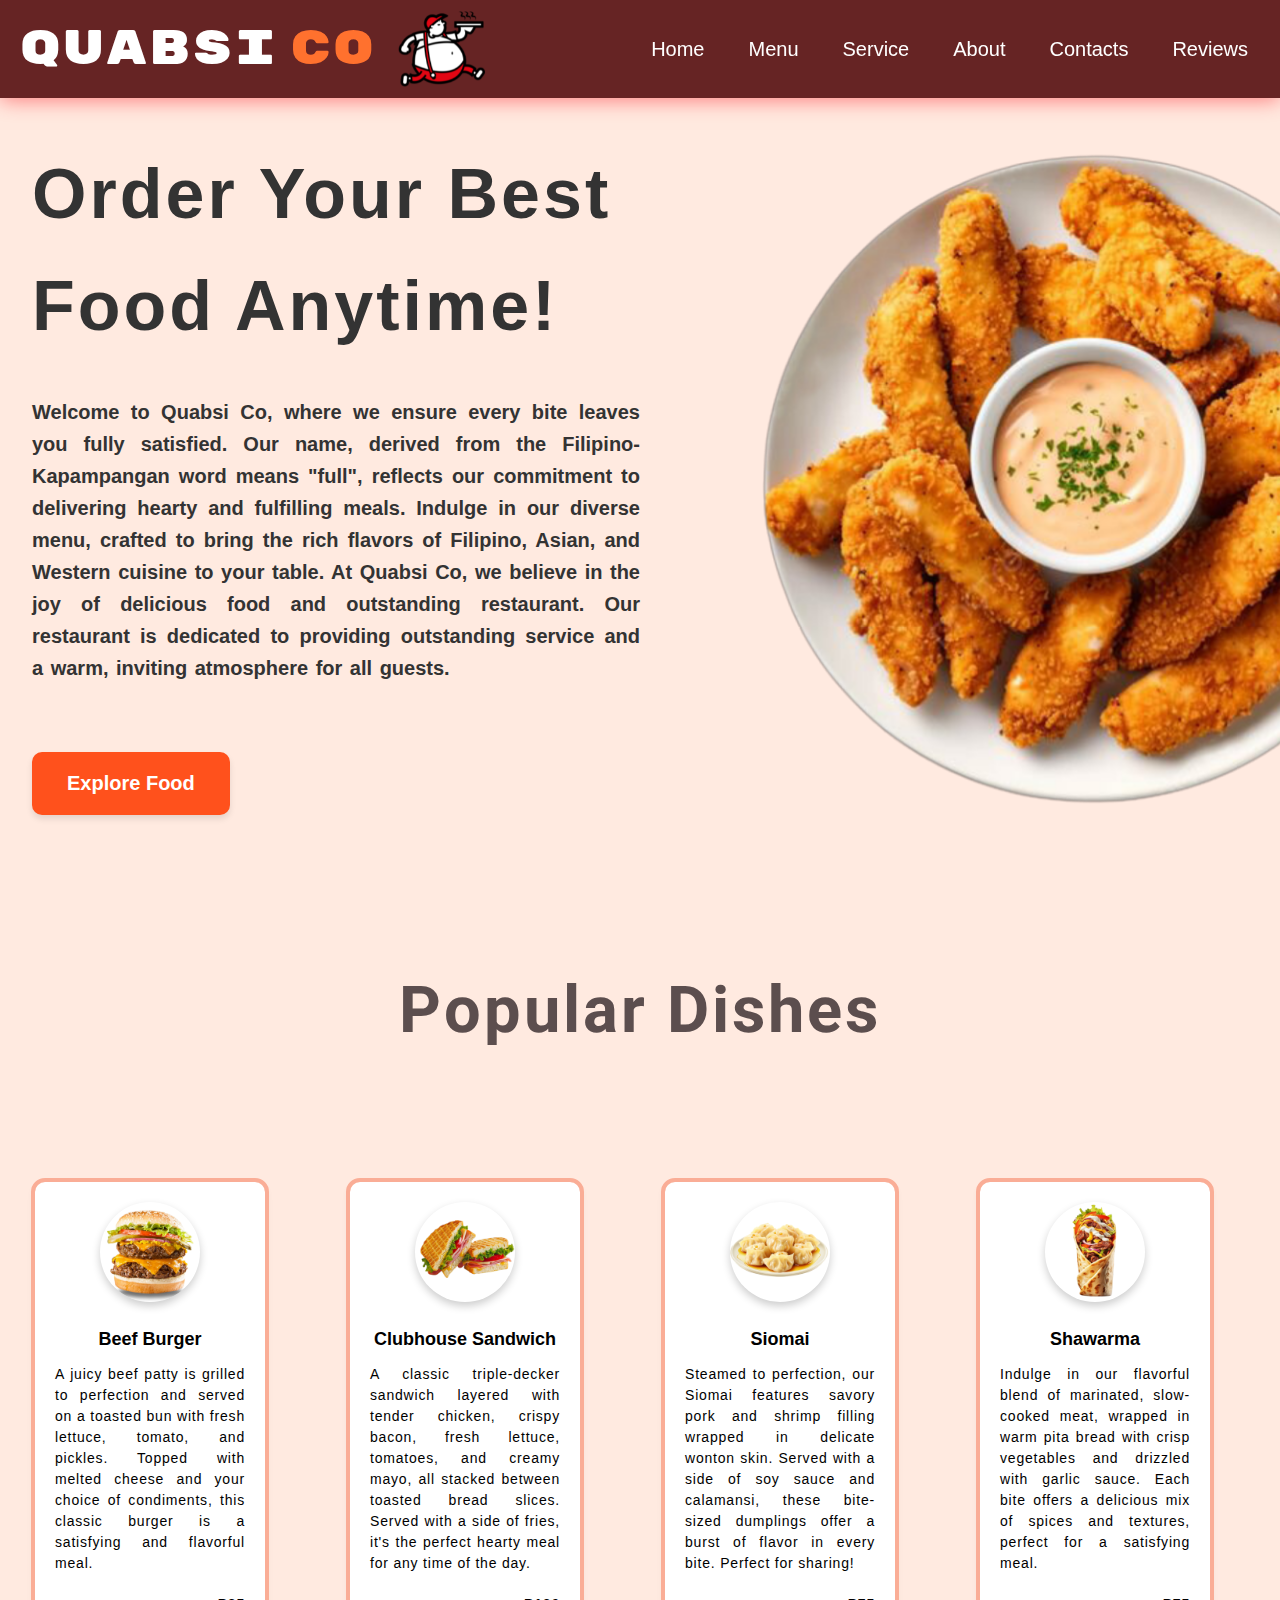
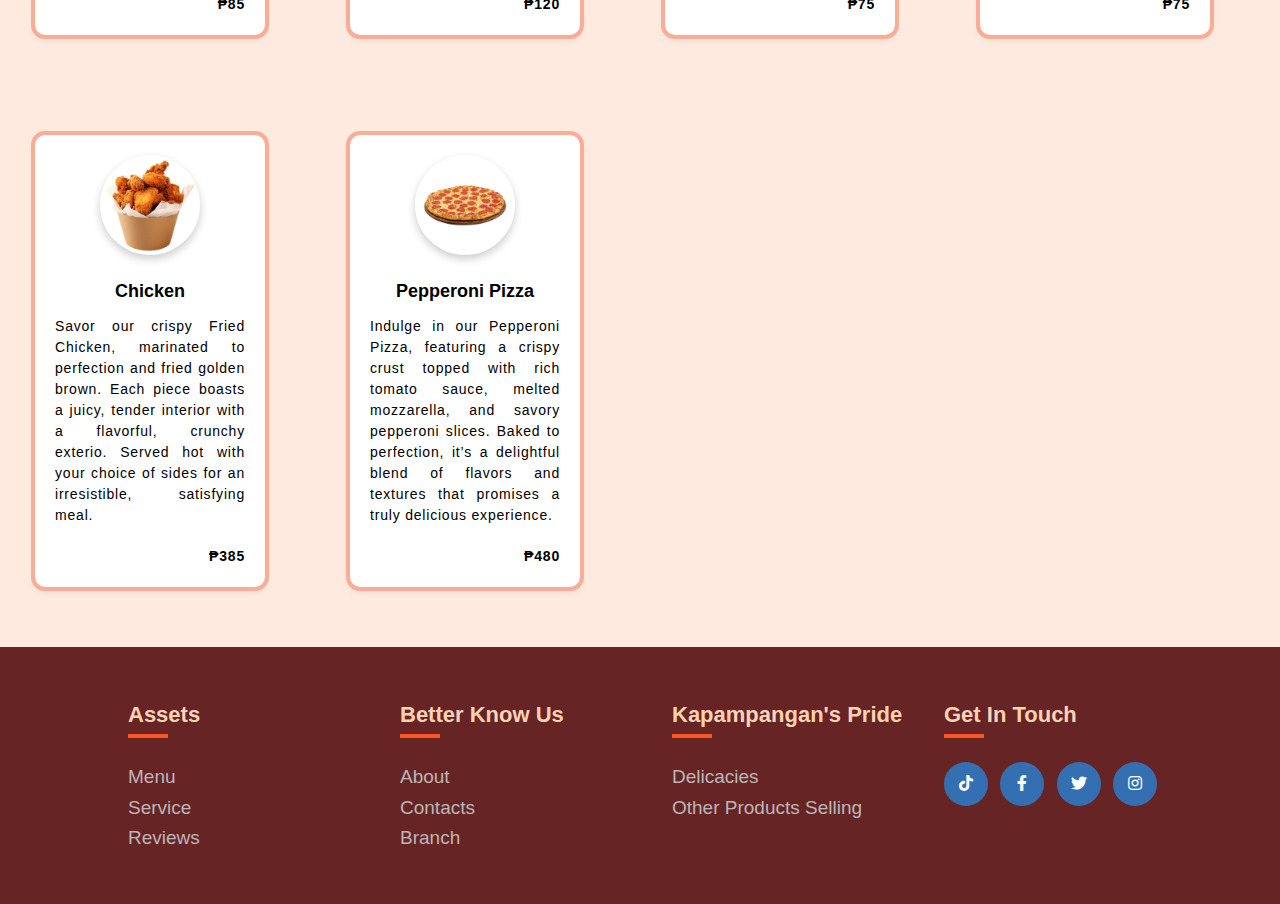
<file: index.html>
<!DOCTYPE html>
<html lang="en">
<head>
    <link rel="shorcut icon" href="Assets/QClogo.png" type="logo-icon">
    <meta charset="UTF-8">
    <meta http-equiv="X-UA-Compatible" content="IE=edge">
    <link rel="stylesheet" href="style.css">
    <meta name="viewport" content="width=device-width, initial-scale=1.0">
    <link rel="stylesheet" href="https://cdnjs.cloudflare.com/ajax/libs/font-awesome/5.15.3/css/all.min.css"/>
    <link href="https://fonts.googleapis.com/css2?family=Bebas+Neue&family=Roboto:ital,wght@0,100;0,300;0,400;0,500;0,700;0,900;1,100;1,300;1,400;1,500;1,700;1,900&display=swap" rel="stylesheet">
    <link href="https://fonts.googleapis.com/css2?family=Rubik+Mono+One&display=swap" rel="stylesheet">
    <title>Quabsi Co | Home</title>
</head>
<body>
    <header>
        <div class="nav">
            <div class="logo">
                <h1>Quabsi <b>Co</b></h1>
                <img src="Assets/bigtumlogo.png" alt="Logo" class="logo-img">
            </div>
            <nav>
                <ul>
                    <li><a class="active" href="index.html" target="_self">Home</a></li>
                    <li><a href="menu.html" target="_self">Menu</a></li>
                    <li><a href="service.html" target="_self">Service</a></li>
                    <li><a href="about.html" target="_self">About</a></li>
                    <li><a href="contacts.html" target="_self">Contacts</a></li>
                    <li><a href="reviews.html" target="_self">Reviews</a></li>
                </ul>
            </nav>
        </div>
    </header>
            
    <section class="grid">
        <div class="content">
            <div class="content-left">
                <div class="info">
                    <h2>Order Your Best <br>Food Anytime!</h2><br>
                    <p><b>Welcome to Quabsi Co, where we ensure every bite leaves you fully satisfied. Our name, derived from the Filipino-Kapampangan word means "full", reflects our commitment to delivering hearty and fulfilling meals. Indulge in our diverse menu, crafted to bring the rich flavors of Filipino, Asian, and Western cuisine to your table. At Quabsi Co, we believe in the joy of delicious food and outstanding restaurant. Our restaurant is dedicated to providing outstanding service and a warm, inviting atmosphere for all guests.</b></p><br>
                </div>
                <a href="menu.html"> <button><b>Explore Food</b></button></a>
            </div>
            

            <div class="content-right">
                <img src="Assets/chickenfillet.png" alt="Plate Rotating">
            </div>
        </section>

    <section class="dishes">
        <h1>Popular Dishes</h1>
        <div class="container">
            <div class="card">
                <img src="Assets/beefburger.png" alt="Beef Burger">
                <h3>Beef Burger</h3>
                <p>A juicy beef patty is grilled to perfection and served on a toasted bun with fresh lettuce, tomato, and pickles. Topped with melted cheese and your choice of condiments, this classic burger is a satisfying and flavorful meal.</p>
                <p>₱85</p>
            </div>

            <div class="card">
                <img src="Assets/clubhouse.png" alt="Clubhouse Sandwich">
                <h3>Clubhouse Sandwich</h3>
                <p>A classic triple-decker sandwich layered with tender chicken, crispy bacon, fresh lettuce, tomatoes, and creamy mayo, all stacked between toasted bread slices. Served with a side of fries, it's the perfect hearty meal for any time of the day.</p>
                <p>₱120</p>
            </div>

            <div class="card">
                <img src="Assets/siomai.png" alt="Siomai">
                <h3>Siomai</h3>
                <p>Steamed to perfection, our Siomai features savory pork and shrimp filling wrapped in delicate wonton skin. Served with a side of soy sauce and calamansi, these bite-sized dumplings offer a burst of flavor in every bite. Perfect for sharing!</p>
                <p>₱75</p>
            </div>

            <div class="card">
                <img src="Assets/shawarma.png" alt="Shawarma">
                <h3>Shawarma</h3>
                <p>Indulge in our flavorful blend of marinated, slow-cooked meat, wrapped in warm pita bread with crisp vegetables and drizzled with garlic sauce. Each bite offers a delicious mix of spices and textures, perfect for a satisfying meal.</p>
                <p>₱75</p>
            </div>

            <div class="card">
                <img src="Assets/chicken.png" alt="Chicken">
                <h3>Chicken</h3>
                <p>Savor our crispy Fried Chicken, marinated to perfection and fried golden brown. Each piece boasts a juicy, tender interior with a flavorful, crunchy exterio. Served hot with your choice of sides for an irresistible, satisfying meal.</p>
                <p>₱385</p>
            </div>

            <div class="card">
                <img src="Assets/peronipizza.png" alt="Pepperoni Pizza">
                <h3>Pepperoni Pizza</h3>
                <p>Indulge in our Pepperoni Pizza, featuring a crispy crust topped with rich tomato sauce, melted mozzarella, and savory pepperoni slices. Baked to perfection, it’s a delightful blend of flavors and textures that promises a truly delicious experience.</p>
                <p>₱480</p>
            </div>
        </div>
    </section>

<!---Footer---->
    <footer>
        <div class="footer-col">
            <h4><b>Assets</b></h4>
            <ul>
                <li><a href="menu.html">Menu</a></li>
                <li><a href="service.html">Service</a></li>
                <li><a href="reviews.html">Reviews</a></li>
            </ul>
        </div>
        <div class="footer-col">
            <h4><b>Better Know Us</b></h4>
            <ul>
                <li><a href="about.html">About</a></li>
                <li><a href="contacts.html">Contacts</a></li>
                <li><a href="branch.html">Branch</a></li>
            </ul>
        </div>
        <div class="footer-col">
            <h4><b>Kapampangan's Pride</b></h4>
            <ul>
                <li><a href="delicacies.html">Delicacies</a></li>
                <li><a href="otherproducts.html">Other Products Selling</a></li>
            </ul>
        </div>
        <div class="footer-col">
            <h4><b>Get in touch</b></h4>
            <div class="links">
                <a href="https://www.tiktok.com/@camillecolmenares1/video/7256745722106760453?q=catering&t=1726329788294" target="_blank" class="icon tiktok"><i class="fab fa-tiktok"></i></a>
                <a href="https://www.facebook.com/quabsico" target="_blank" class="icon facebook"><i class="fab fa-facebook-f"></i></a>
                <a href="https://x.com/home"  target="_blank" class="icon twitter"><i class="fab fa-twitter"></i></a>
                <a href="https://www.instagram.com/quabsico/" target="_blank" class="instagram"><i class="fab fa-instagram"></i></a>
            </div>
        </div>
    </footer>
</body>
</html>
</file>
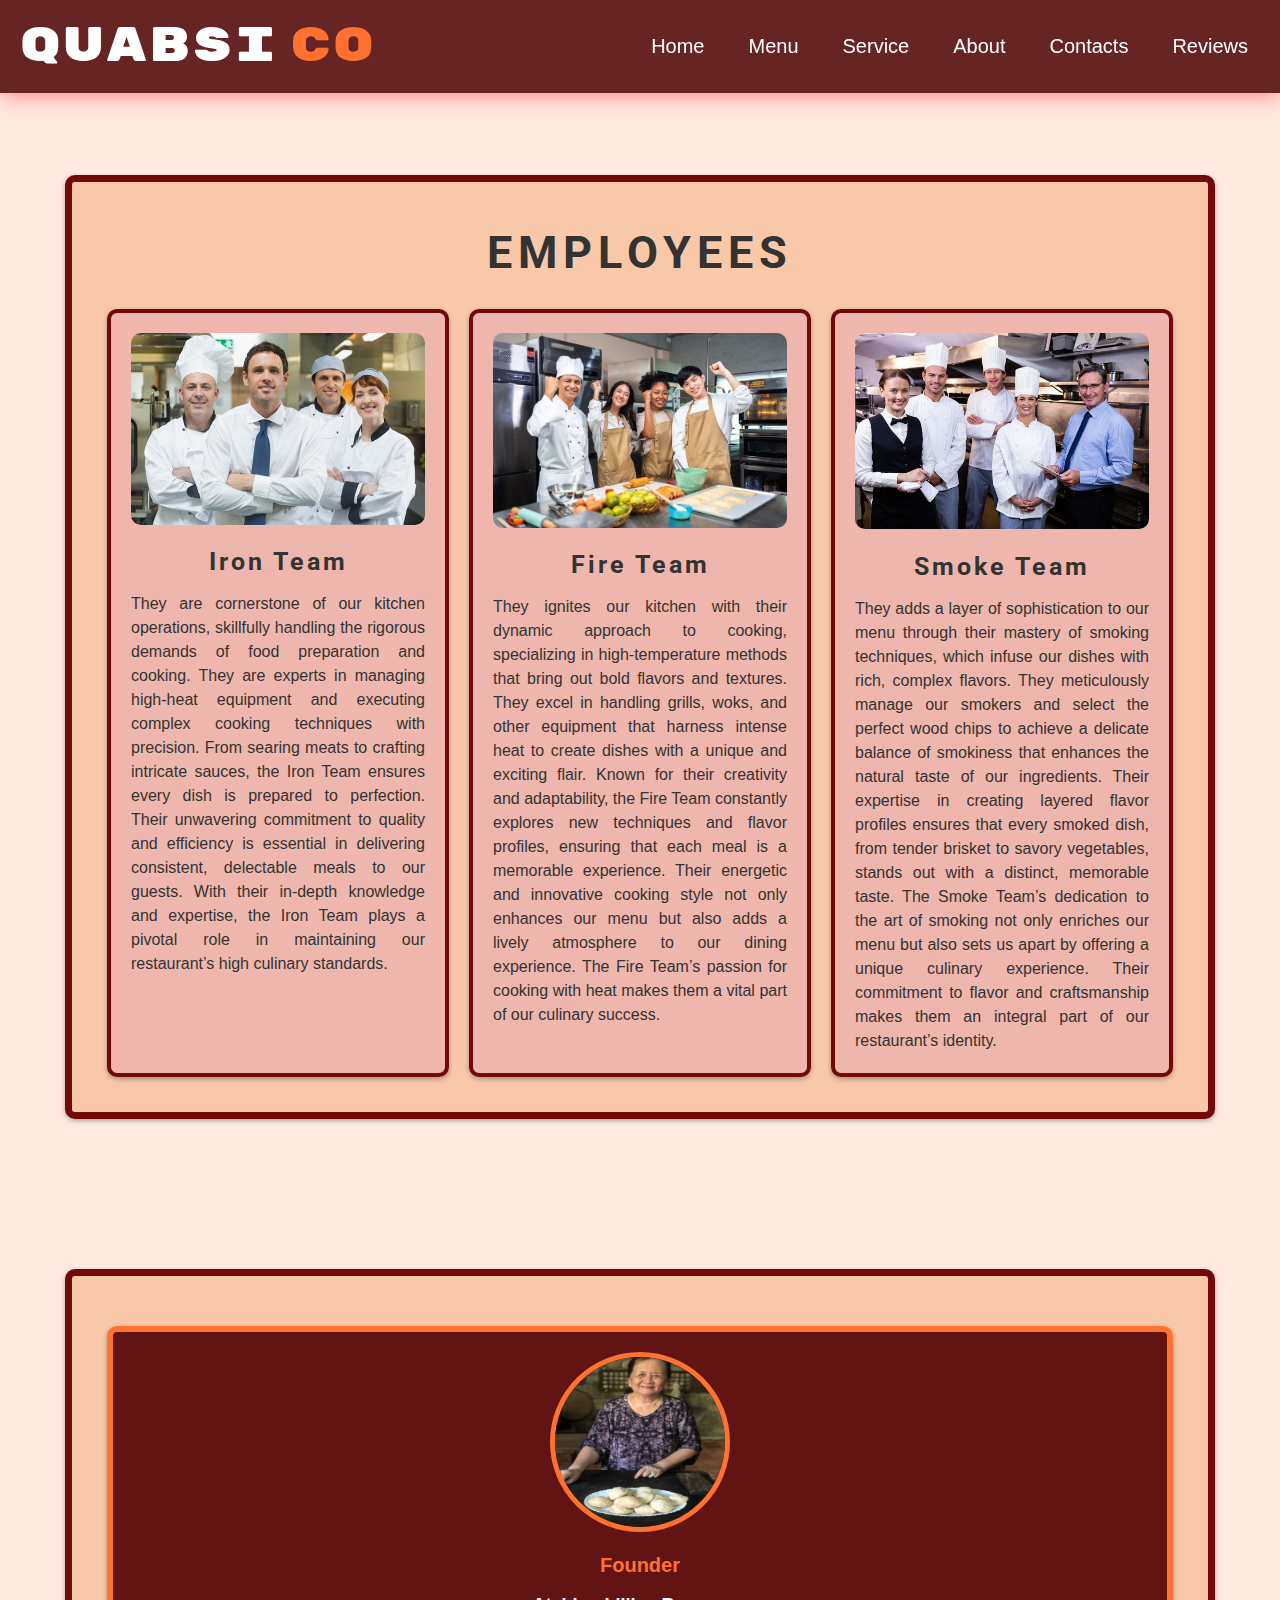
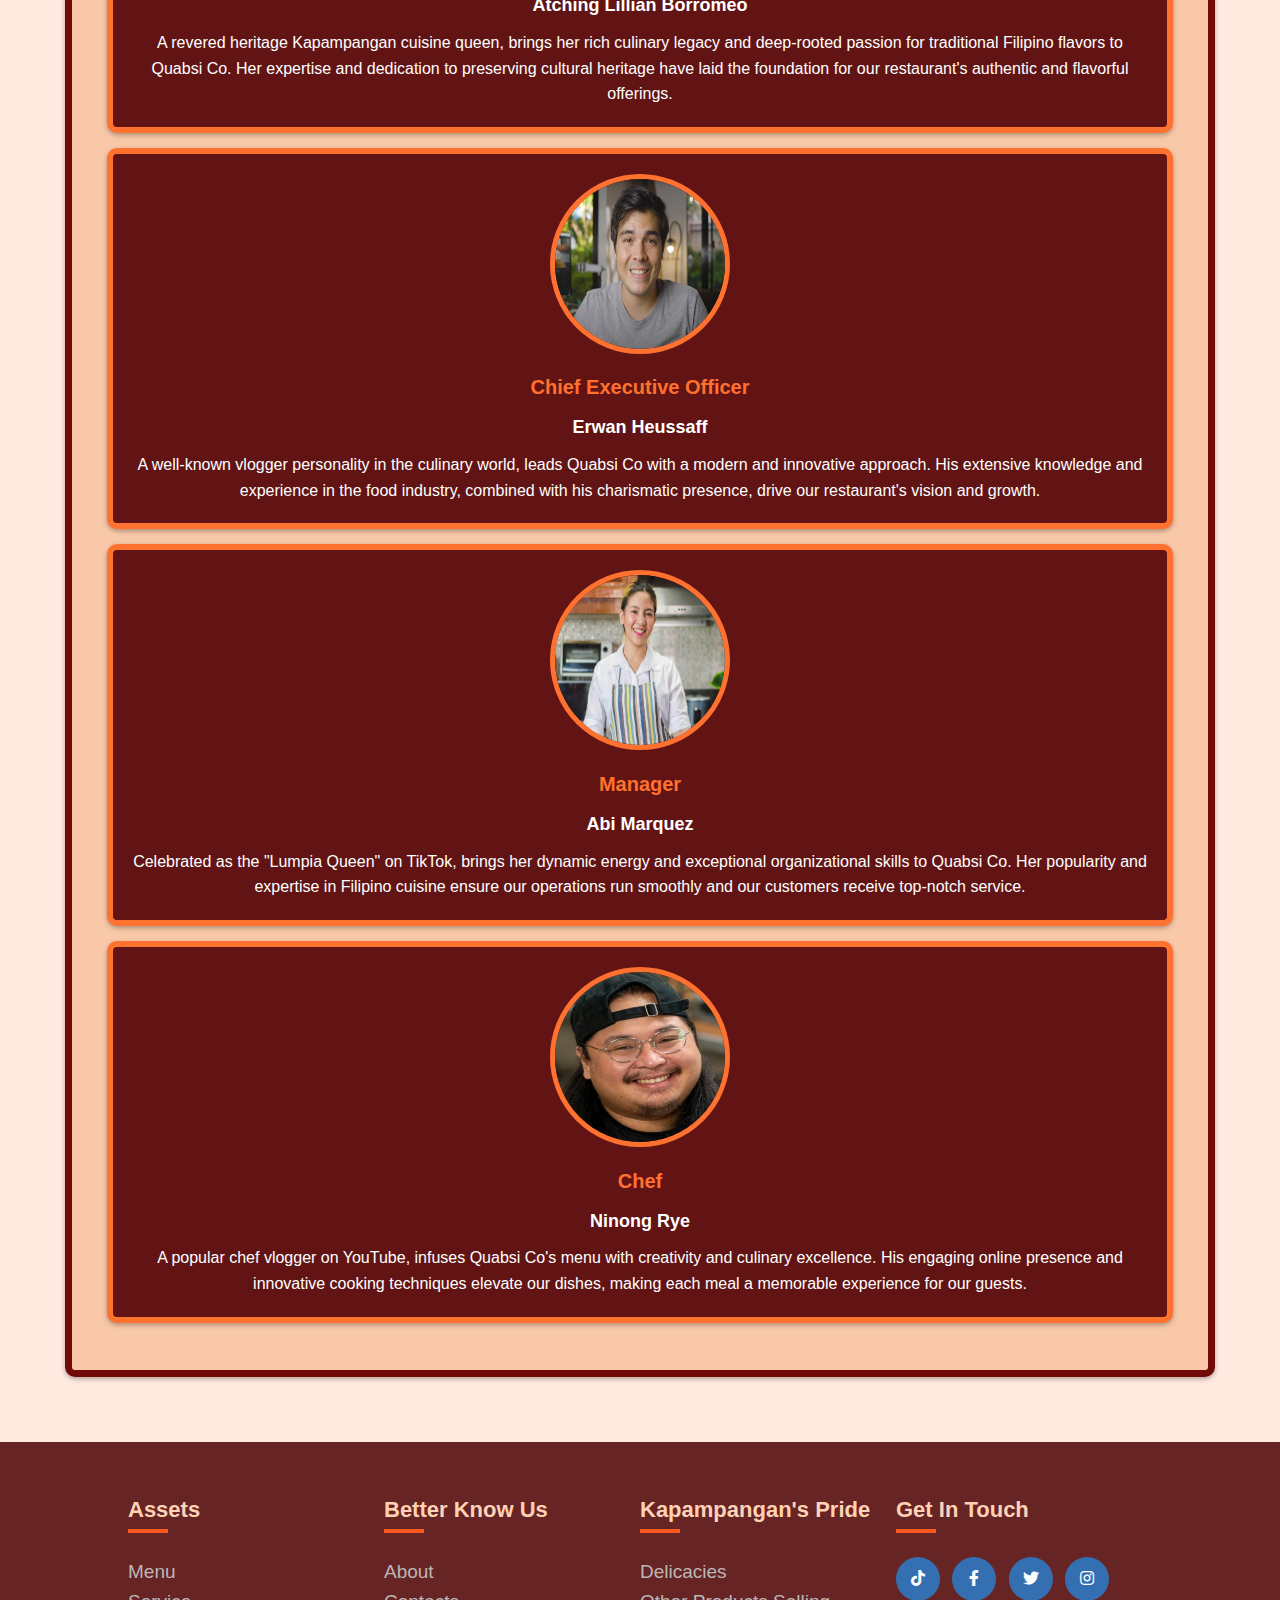
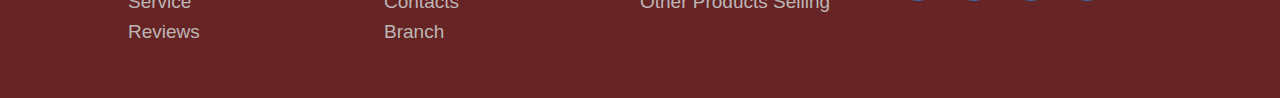
<file: about.html>
<!DOCTYPE html>
<html lang="en">
<head>
    <link rel="shorcut icon" href="Assets/QClogo.png" type="logo-icon">
    <meta charset="UTF-8">
    <meta http-equiv="X-UA-Compatible" content="IE=edge">
    <link rel="stylesheet" href="about.css">
    <meta name="viewport" content="width=device-width, initial-scale=1.0">
    <link rel="stylesheet" href="https://cdnjs.cloudflare.com/ajax/libs/font-awesome/5.15.3/css/all.min.css"/>
    <link href="https://fonts.googleapis.com/css2?family=Rubik+Mono+One&display=swap" rel="stylesheet">
    <link href="https://fonts.googleapis.com/css2?family=Bebas+Neue&family=Roboto:ital,wght@0,100;0,300;0,400;0,500;0,700;0,900;1,100;1,300;1,400;1,500;1,700;1,900&display=swap" rel="stylesheet">
    <title>Quabsi Co | About Us</title>
</head>
<body>
    <header>
        <div class="nav">
            <div class="logo"><h1>Quabsi <b>Co</b></h1></div>
            <nav>
                <ul>
                    <li><a class="active" href="index.html" target="_self">Home</a></li>
                    <li><a href="menu.html" target="_self">Menu</a></li>
                    <li><a href="service.html" target="_self">Service</a></li>
                    <li><a href="about.html" target="_self">About</a></li>
                    <li><a href="contacts.html" target="_self">Contacts</a></li>
                    <li><a href="reviews.html" target="_self">Reviews</a></li>
                </ul>
            </nav>
        </div>
    </header>
    <main>
        <section class="employees-section">
            <h2>EMPLOYEES</h2>
            <div class="employee-gallery">
                <div class="employee-card">
                    <a href="https://www.youtube.com/watch?v=9RJf3l8QXWs" target="_blank">
                    <img src="Assets/employ02.jpg" alt="Employee 1">
                    </a>
                    <h3>Iron Team</h3>
                    <p> They are cornerstone of our kitchen operations, skillfully handling the rigorous demands of food preparation and cooking. They are experts in managing high-heat equipment and executing complex cooking techniques with precision. From searing meats to crafting intricate sauces, the Iron Team ensures every dish is prepared to perfection. Their unwavering commitment to quality and efficiency is essential in delivering consistent, delectable meals to our guests. With their in-depth knowledge and expertise, the Iron Team plays a pivotal role in maintaining our restaurant’s high culinary standards.</p>
                </div>
                <div class="employee-card">
                    <a href="https://www.youtube.com/watch?v=uRFIzuK1DEo" target="_blank">
                    <img src="Assets/employ01.jpg" alt="Employee 2">
                    </a>
                    <h3>Fire Team</h3>
                    <p> They ignites our kitchen with their dynamic approach to cooking, specializing in high-temperature methods that bring out bold flavors and textures. They excel in handling grills, woks, and other equipment that harness intense heat to create dishes with a unique and exciting flair. Known for their creativity and adaptability, the Fire Team constantly explores new techniques and flavor profiles, ensuring that each meal is a memorable experience. Their energetic and innovative cooking style not only enhances our menu but also adds a lively atmosphere to our dining experience. The Fire Team’s passion for cooking with heat makes them a vital part of our culinary success.</p>
                </div>
                <div class="employee-card">
                    <a href="https://www.youtube.com/watch?v=eSuI2tHcOR0" target="_blank">
                    <img src="Assets/employ03.jpg" alt="Employee 3">
                    </a>
                    <h3>Smoke Team</h3>
                    <p>They adds a layer of sophistication to our menu through their mastery of smoking techniques, which infuse our dishes with rich, complex flavors. They meticulously manage our smokers and select the perfect wood chips to achieve a delicate balance of smokiness that enhances the natural taste of our ingredients. Their expertise in creating layered flavor profiles ensures that every smoked dish, from tender brisket to savory vegetables, stands out with a distinct, memorable taste. The Smoke Team’s dedication to the art of smoking not only enriches our menu but also sets us apart by offering a unique culinary experience. Their commitment to flavor and craftsmanship makes them an integral part of our restaurant’s identity.</p>
                </div>
            </div>
        </section>

        <section class="profiles-section">
            <div class="profile-card">
                <div class="profile-photo">
                  <a href="https://www.youtube.com/watch?v=gncm5pcHbVQ" target="_blank">
                    <img src="Assets/atchinglilian.jpg" alt="Atching Lillian Borromeo">
                  </a>
                </div>
                <h3>Founder</h3>
                <h4>Atching Lillian Borromeo</h4>
                <p>A revered heritage Kapampangan cuisine queen, brings her rich culinary legacy and deep-rooted passion for traditional Filipino flavors to Quabsi Co. Her expertise and dedication to preserving cultural heritage have laid the foundation for our restaurant's authentic and flavorful offerings.</p>
              </div>
              
            <div class="profile-card">
                <div class="profile-photo">
                    <a href="https://www.youtube.com/watch?v=avqseTGOCOA" target="_blank">
                    <img src="Assets/erwanprofile.png" alt="Erwan Heussaff">
                    </a>
                </div>
                <h3>Chief Executive Officer</h3>
                <h4>Erwan Heussaff</h4>
                <p>A well-known vlogger personality in the culinary world, leads Quabsi Co with a modern and innovative approach. His extensive knowledge and experience in the food industry, combined with his charismatic presence, drive our restaurant's vision and growth.</p>
            </div>
            <div class="profile-card">
                <div class="profile-photo">
                    <a href="https://www.youtube.com/watch?v=2oDZzEgs7js" target="_blank">
                    <img src="Assets/abiprofile.png" alt="Abi Marquez">
                    </a>
                </div>
                <h3>Manager</h3>
                <h4>Abi Marquez</h4>
                <p>Celebrated as the "Lumpia Queen" on TikTok, brings her dynamic energy and exceptional organizational skills to Quabsi Co. Her popularity and expertise in Filipino cuisine ensure our operations run smoothly and our customers receive top-notch service.</p>
            </div>
            <div class="profile-card">
                <div class="profile-photo">
                    <a href="https://www.youtube.com/watch?v=VQHO6Z9Squ0" target="_blank">
                    <img src="Assets/ninongryeprofile.jpg" alt="Ninong Rye">
                    </a>
                </div>
                <h3>Chef</h3>
                <h4>Ninong Rye</h4>
                <p>A popular chef vlogger on YouTube, infuses Quabsi Co's menu with creativity and culinary excellence. His engaging online presence and innovative cooking techniques elevate our dishes, making each meal a memorable experience for our guests.</p>
            </div>
        </section>
    </main>

<!---Footer---->
<footer>
    <div class="footer-col">
        <h4><b>Assets</b></h4>
        <ul>
            <li><a href="menu.html">Menu</a></li>
            <li><a href="service.html">Service</a></li>
            <li><a href="reviews.html">Reviews</a></li>
        </ul>
    </div>
    <div class="footer-col">
        <h4><b>Better Know Us</b></h4>
        <ul>
            <li><a href="about.html">About</a></li>
            <li><a href="contacts.html">Contacts</a></li>
            <li><a href="branch.html">Branch</a></li>
        </ul>
    </div>
    <div class="footer-col">
        <h4><b>Kapampangan's Pride</b></h4>
        <ul>
            <li><a href="delicacies.html">Delicacies</a></li>
            <li><a href="otherproducts.html">Other Products Selling</a></li>
        </ul>
    </div>
    <div class="footer-col">
        <h4><b>Get in touch</b></h4>
        <div class="links">
            <a href="https://www.tiktok.com/@camillecolmenares1/video/7256745722106760453?q=catering&t=1726329788294" target="_blank" class="icon tiktok"><i class="fab fa-tiktok"></i></a>
            <a href="https://www.facebook.com/quabsico" target="_blank" class="icon facebook"><i class="fab fa-facebook-f"></i></a>
            <a href="https://x.com/home"  target="_blank" class="icon twitter"><i class="fab fa-twitter"></i></a>
            <a href="https://www.instagram.com/quabsico/" target="_blank" class="instagram"><i class="fab fa-instagram"></i></a>
        </div>
    </div>
</footer>
</body>
</html>
</file>
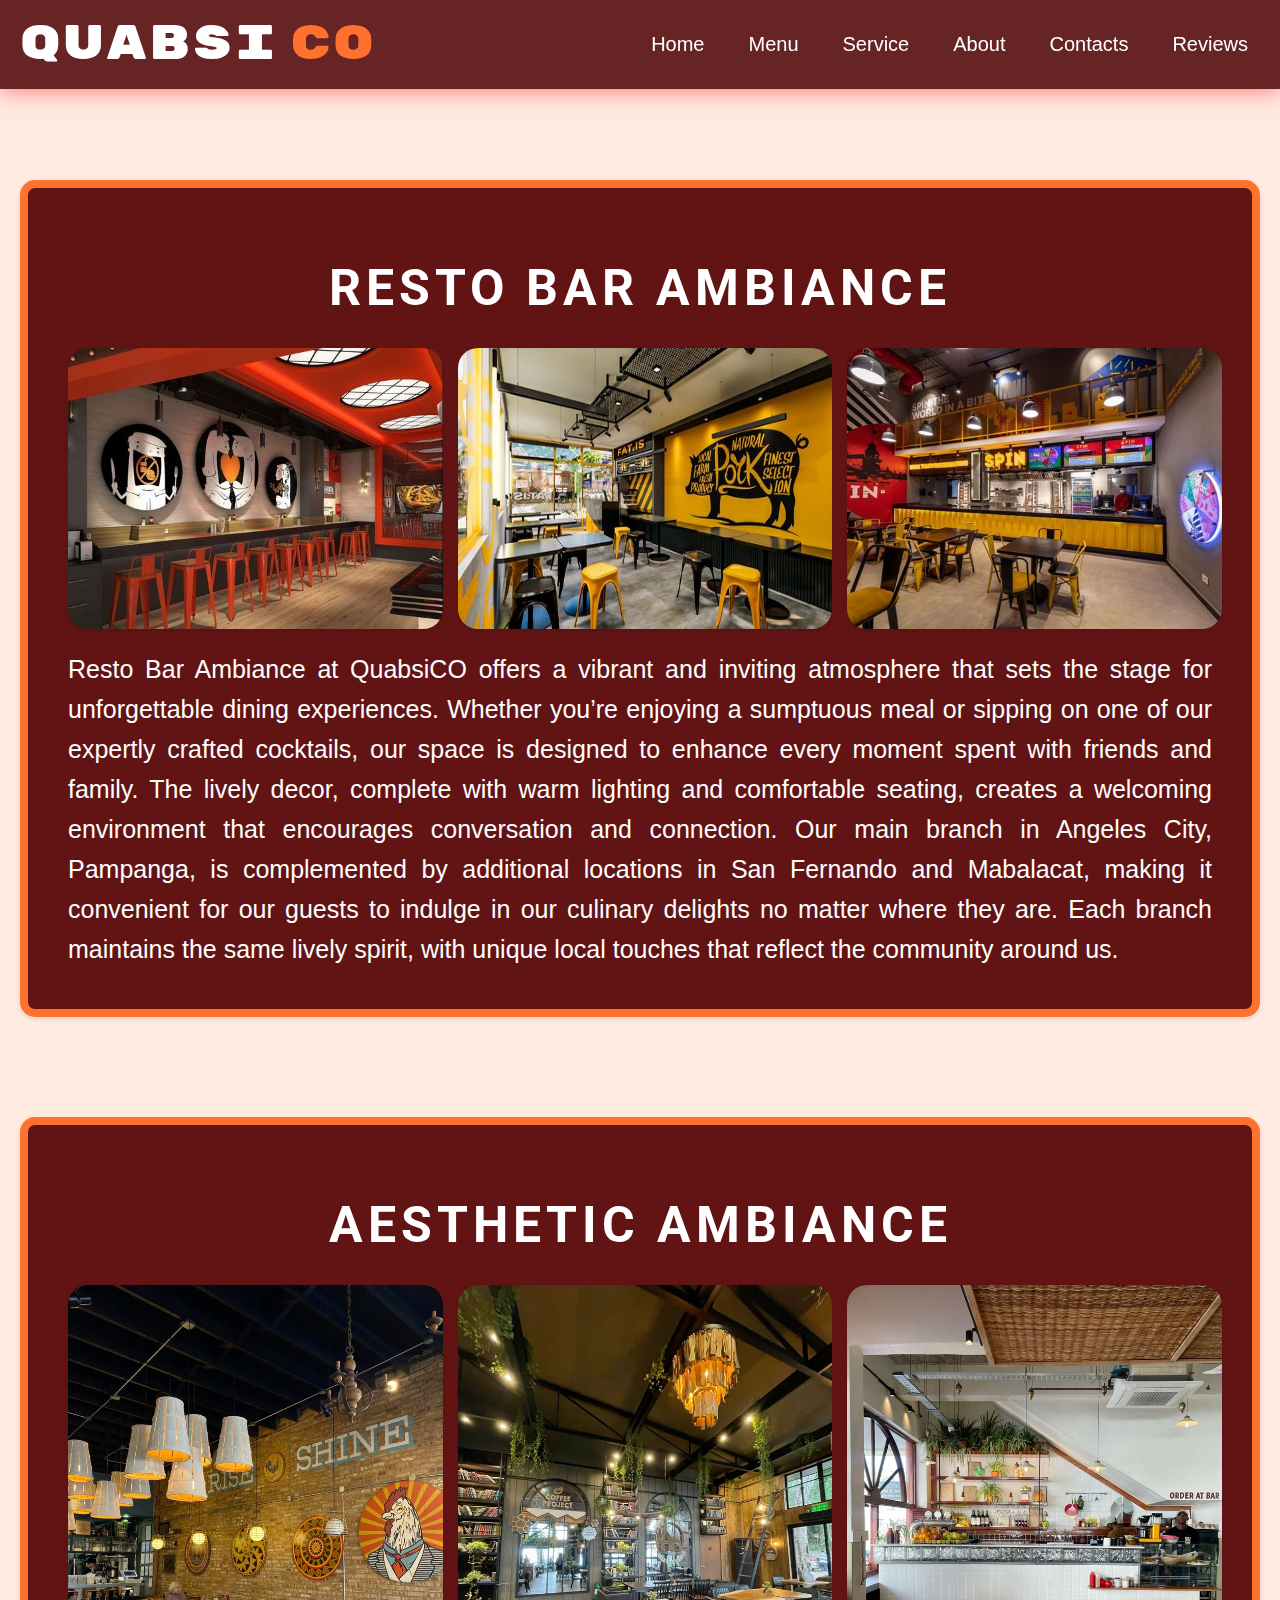
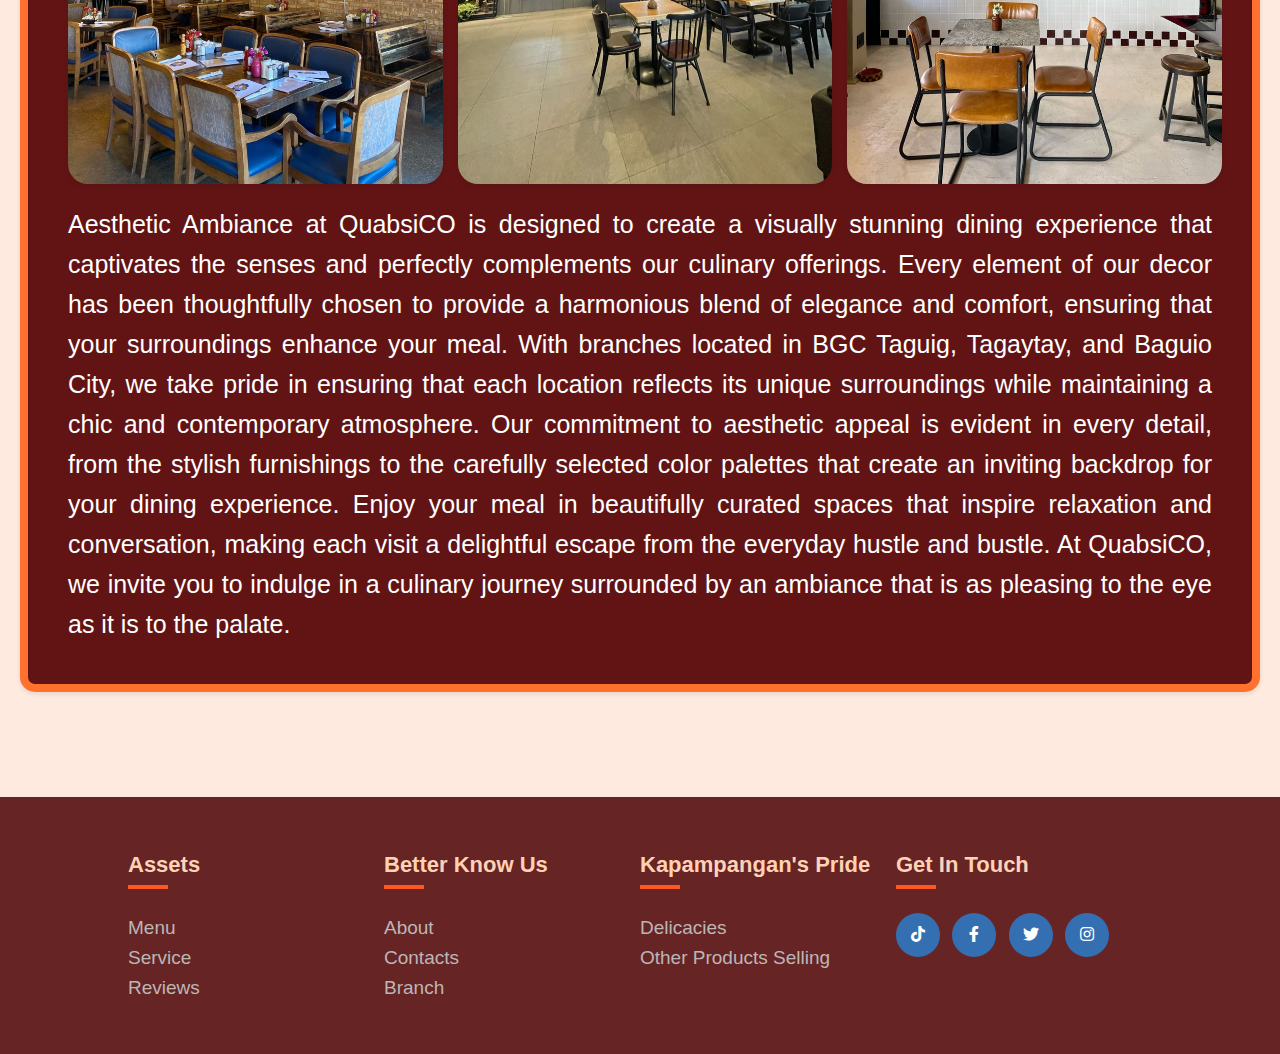
<file: branch.html>
<!DOCTYPE html>
<html lang="en">
<head>
    <link rel="shorcut icon" href="Assets/QClogo.png" type="logo-icon">
    <meta charset="UTF-8">
    <meta http-equiv="X-UA-Compatible" content="IE=edge">
    <link rel="stylesheet" href="branch.css">
    <meta name="viewport" content="width=device-width, initial-scale=1.0">
    <link rel="stylesheet" href="https://cdnjs.cloudflare.com/ajax/libs/font-awesome/5.15.3/css/all.min.css"/>
    <link href="https://fonts.googleapis.com/css2?family=Rubik+Mono+One&display=swap" rel="stylesheet">
    <link href="https://fonts.googleapis.com/css2?family=Bebas+Neue&family=Roboto:ital,wght@0,100;0,300;0,400;0,500;0,700;0,900;1,100;1,300;1,400;1,500;1,700;1,900&display=swap" rel="stylesheet">
    <title>Quabsi Co | Branch</title>
</head>
<body>
    <header>
        <div class="nav">
            <div class="logo"><h1>Quabsi <b>Co</b></h1></div>
            <nav>
                <ul>
                    <li><a class="active" href="index.html" target="_self">Home</a></li>
                    <li><a href="menu.html" target="_self">Menu</a></li>
                    <li><a href="service.html" target="_self">Service</a></li>
                    <li><a href="about.html" target="_self">About</a></li>
                    <li><a href="contacts.html" target="_self">Contacts</a></li>
                    <li><a href="reviews.html" target="_self">Reviews</a></li>
                </ul>
            </nav>
        </div>
    </header>


    <main>
        <section class="branch-section">
            <h2>RESTO BAR AMBIANCE</h2>
            <div class="branch-gallery">
                <img src="Assets/restocoverdes1.jpg" alt="kaldero">
                <img src="Assets/restocoverdes2.jpg" alt="kaldero">
                <img src="Assets/restocoverdes3.jpg" alt="kaldero">
            </div>
            <p>Resto Bar Ambiance at QuabsiCO offers a vibrant and inviting atmosphere that sets the stage for unforgettable dining experiences. Whether you’re enjoying a sumptuous meal or sipping on one of our expertly crafted cocktails, our space is designed to enhance every moment spent with friends and family. The lively decor, complete with warm lighting and comfortable seating, creates a welcoming environment that encourages conversation and connection. Our main branch in Angeles City, Pampanga, is complemented by additional locations in San Fernando and Mabalacat, making it convenient for our guests to indulge in our culinary delights no matter where they are. Each branch maintains the same lively spirit, with unique local touches that reflect the community around us.</p>
        </section>

        <section class="branch-section">
            <h2>AESTHETIC AMBIANCE</h2>
            <div class="branch-gallery">
                <img src="Assets/restocoverdes4.jpg" alt="parol">
                <img src="Assets/restocoverdes5.jpg" alt="parol">
                <img src="Assets/restocoverdes6.jpg" alt="parol">
            </div>
            <p>Aesthetic Ambiance at QuabsiCO is designed to create a visually stunning dining experience that captivates the senses and perfectly complements our culinary offerings. Every element of our decor has been thoughtfully chosen to provide a harmonious blend of elegance and comfort, ensuring that your surroundings enhance your meal. With branches located in BGC Taguig, Tagaytay, and Baguio City, we take pride in ensuring that each location reflects its unique surroundings while maintaining a chic and contemporary atmosphere. Our commitment to aesthetic appeal is evident in every detail, from the stylish furnishings to the carefully selected color palettes that create an inviting backdrop for your dining experience. Enjoy your meal in beautifully curated spaces that inspire relaxation and conversation, making each visit a delightful escape from the everyday hustle and bustle. At QuabsiCO, we invite you to indulge in a culinary journey surrounded by an ambiance that is as pleasing to the eye as it is to the palate.</p>
        </section>
    </main>

 <!---Footer---->
     <footer>
        <div class="footer-col">
            <h4><b>Assets</b></h4>
            <ul>
                <li><a href="menu.html">Menu</a></li>
                <li><a href="service.html">Service</a></li>
                <li><a href="reviews.html">Reviews</a></li>
            </ul>
        </div>
        <div class="footer-col">
            <h4><b>Better Know Us</b></h4>
            <ul>
                <li><a href="about.html">About</a></li>
                <li><a href="contacts.html">Contacts</a></li>
                <li><a href="branch.html">Branch</a></li>
            </ul>
        </div>
        <div class="footer-col">
            <h4><b>Kapampangan's Pride</b></h4>
            <ul>
                <li><a href="delicacies.html">Delicacies</a></li>
                <li><a href="otherproducts.html">Other Products Selling</a></li>
            </ul>
        </div>
        <div class="footer-col">
            <h4><b>Get in touch</b></h4>
            <div class="links">
                <a href="https://www.tiktok.com/@camillecolmenares1/video/7256745722106760453?q=catering&t=1726329788294" target="_blank" class="icon tiktok"><i class="fab fa-tiktok"></i></a>
                <a href="https://www.facebook.com/quabsico" target="_blank" class="icon facebook"><i class="fab fa-facebook-f"></i></a>
                <a href="https://x.com/home"  target="_blank" class="icon twitter"><i class="fab fa-twitter"></i></a>
                <a href="https://www.instagram.com/quabsico/" target="_blank" class="instagram"><i class="fab fa-instagram"></i></a>
            </div>
        </div>
    </footer>
</body>
</html>
</file>
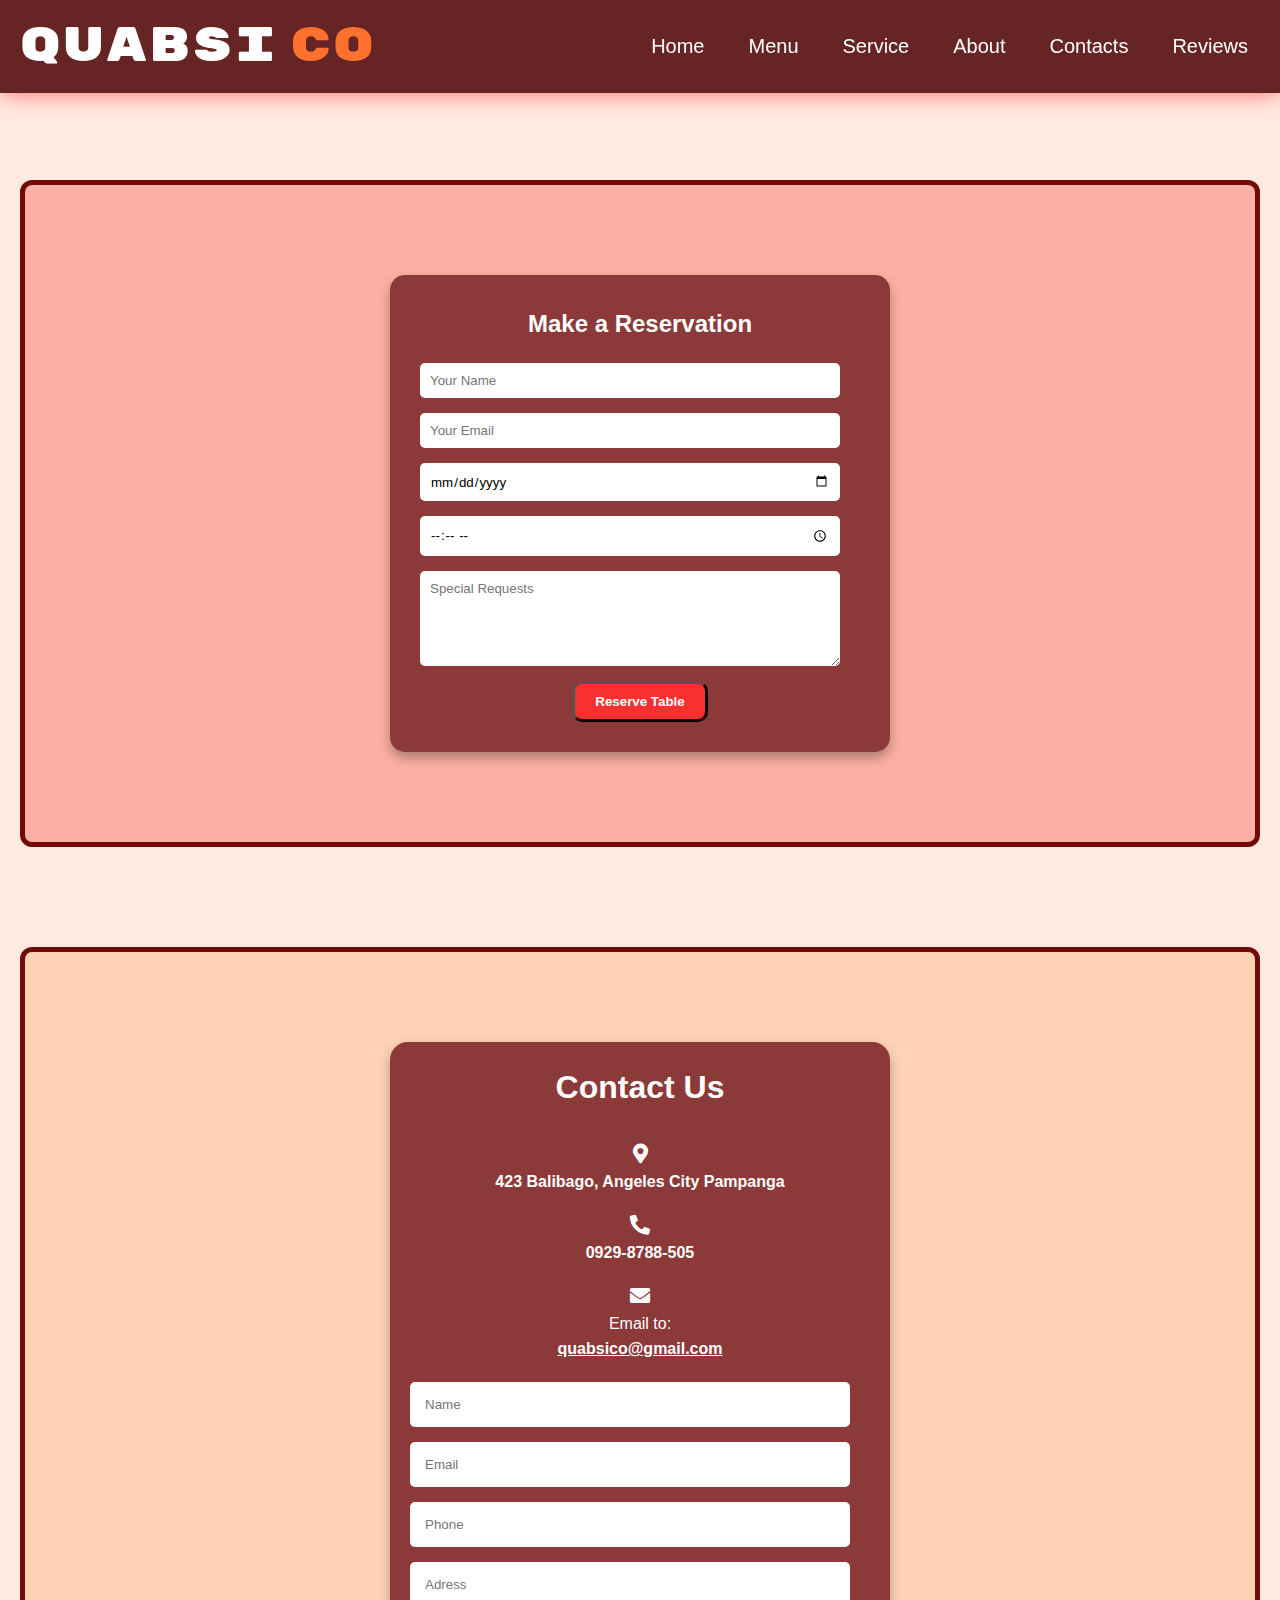
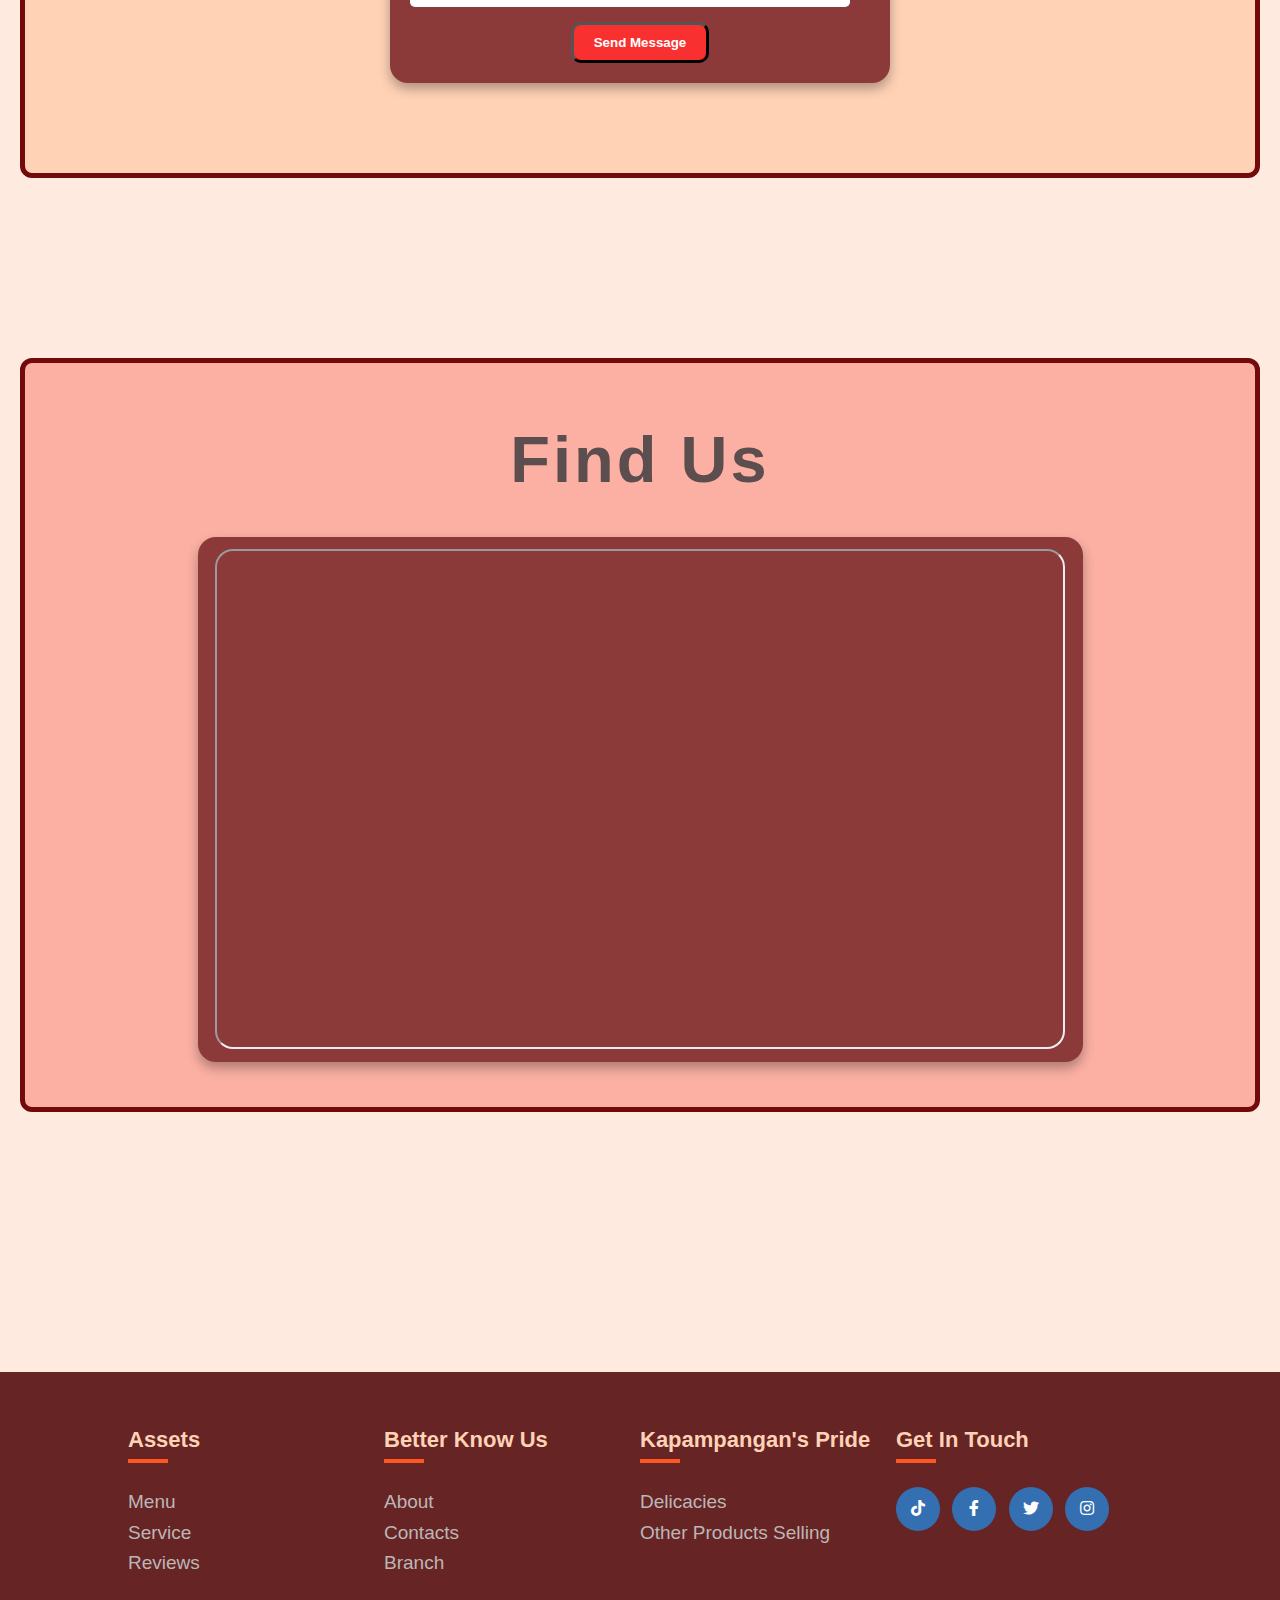
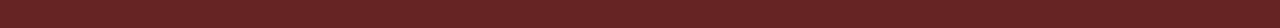
<file: contacts.html>
<!DOCTYPE html>
<html lang="en">
<head>
    <link rel="shorcut icon" href="Assets/QClogo.png" type="logo-icon">
    <meta charset="UTF-8">
    <meta http-equiv="X-UA-Compatible" content="IE=edge">
    <link rel="stylesheet" href="contacts.css">
    <meta name="viewport" content="width=device-width, initial-scale=1.0">
    <link rel="stylesheet" href="https://cdnjs.cloudflare.com/ajax/libs/font-awesome/5.15.3/css/all.min.css"/>
    <link href="https://fonts.googleapis.com/css2?family=Rubik+Mono+One&display=swap" rel="stylesheet">
    <link href="https://fonts.googleapis.com/css2?family=Poppins:ital,wght@0,100;0,200;0,300;0,400;0,500;0,600;0,700;0,800;0,900;1,100;1,200;1,300;1,400;1,500;1,600;1,700;1,800;1,900&display=swap" rel="stylesheet">
    <title>Quabsi Co | Contacts</title>
</head>
<body>
    <header>
        <div class="nav">
            <div class="logo"><h1>Quabsi <b>Co</b></h1></div>
            <nav>
                <ul>
                  <li><a class="active" href="index.html" target="_self">Home</a></li>
                  <li><a href="menu.html" target="_self">Menu</a></li>
                  <li><a href="service.html" target="_self">Service</a></li>
                  <li><a href="about.html" target="_self">About</a></li>
                  <li><a href="contacts.html" target="_self">Contacts</a></li>
                  <li><a href="reviews.html" target="_self">Reviews</a></li>
                </ul>
            </nav>
        </div>
    </header>
    <main>
        <!-- Reservations Form -->
        <section class="reservations">
            <div class="reservation-form">
                <h2>Make a Reservation</h2>
                <form>
                    <input type="text" name="name" placeholder="Your Name" required>
                    <input type="email" name="email" placeholder="Your Email" required>
                    <input type="date" name="date" placeholder="Date" required>
                    <input type="time" name="time" placeholder="Time" required>
                    <textarea name="message" placeholder="Special Requests" rows="5"></textarea>
                    <button type="submit">Reserve Table</button>
                </form>
            </div>
        </section>

        <!-- Contact Form -->
        <section class="contact">
            <div class="contact-container">
                <h2>Contact Us</h2>
                <form class="contact-form" onsubmit="sendEmail(); reset(); return false;">
                    <div class="contact-info">
                        <div class="info-item">
                          <i class="fas fa-map-marker-alt"></i>
                          <p><b>423 Balibago, Angeles City Pampanga</b></p>
                        </div>
                        <div class="info-item">
                          <i class="fas fa-phone-alt"></i>
                          <p><b>0929-8788-505</b></p>
                        </div>
                        <div class="info-item">
                          <i class="fas fa-envelope"></i>
                          <p>Email to: </p><a href="mailto:quabsico@gmail.com"><b>quabsico@gmail.com</b></a><br>
                        </div>
                      </div>
                    <input type="text" name="name" placeholder="Name" required>
                    <input type="email" name="email" placeholder="Email" required>
                    <input type="contact" name="contact" placeholder="Phone" required>
                    <input type="address" name="address" placeholder="Adress" required>
                    <button type="submit">Send Message</button>
                </form>
        </section>


        <!-- Maps Section -->

        <section class="maps">
          <h2>Find Us</h2>
              <div class="maps-container">
                <iframe src="https://www.google.com/maps/embed?pb=!1m18!1m12!1m3!1d3485.0928712249925!2d120.60297707458264!3d15.149934463392599!2m3!1f0!2f0!3f0!3m2!1i1024!2i768!4f13.1!3m3!1m2!1s0x3396f210d73e8b8b%3A0xb2f805f219b67cd9!2sDiamond%20St%2C%20Angeles%2C%20Pampanga!5e1!3m2!1sen!2sph!4v1729039326500!5m2!1sen!2sph" width="850" height="500" style="border-radius: 18px;" allowfullscreen="" loading="lazy" referrerpolicy="no-referrer-when-downgrade"></iframe>
              </div>
        </section>
    </main>
   
    <!---Footer---->
<footer>
  <div class="footer-col">
      <h4><b>Assets</b></h4>
      <ul>
          <li><a href="menu.html">Menu</a></li>
          <li><a href="service.html">Service</a></li>
          <li><a href="reviews.html">Reviews</a></li>
      </ul>
  </div>
  <div class="footer-col">
      <h4><b>Better Know Us</b></h4>
      <ul>
          <li><a href="about.html">About</a></li>
          <li><a href="contacts.html">Contacts</a></li>
          <li><a href="branch.html">Branch</a></li>
      </ul>
  </div>
  <div class="footer-col">
      <h4><b>Kapampangan's Pride</b></h4>
      <ul>
          <li><a href="delicacies.html">Delicacies</a></li>
          <li><a href="otherproducts.html">Other Products Selling</a></li>
      </ul>
  </div>
  <div class="footer-col">
      <h4><b>Get in touch</b></h4>
      <div class="links">
          <a href="https://www.tiktok.com/@camillecolmenares1/video/7256745722106760453?q=catering&t=1726329788294" target="_blank" class="icon tiktok"><i class="fab fa-tiktok"></i></a>
          <a href="https://www.facebook.com/quabsico"><i class="fab fa-facebook-f"></i></a>
          <a href="https://x.com/home"><i class="fab fa-twitter"></i></a>
          <a href="https://www.instagram.com/quabsico/"><i class="fab fa-instagram"></i></a>
      </div>
  </div>
</footer>
      <script src="contacts.js"></script>
</body>
</html>
</file>
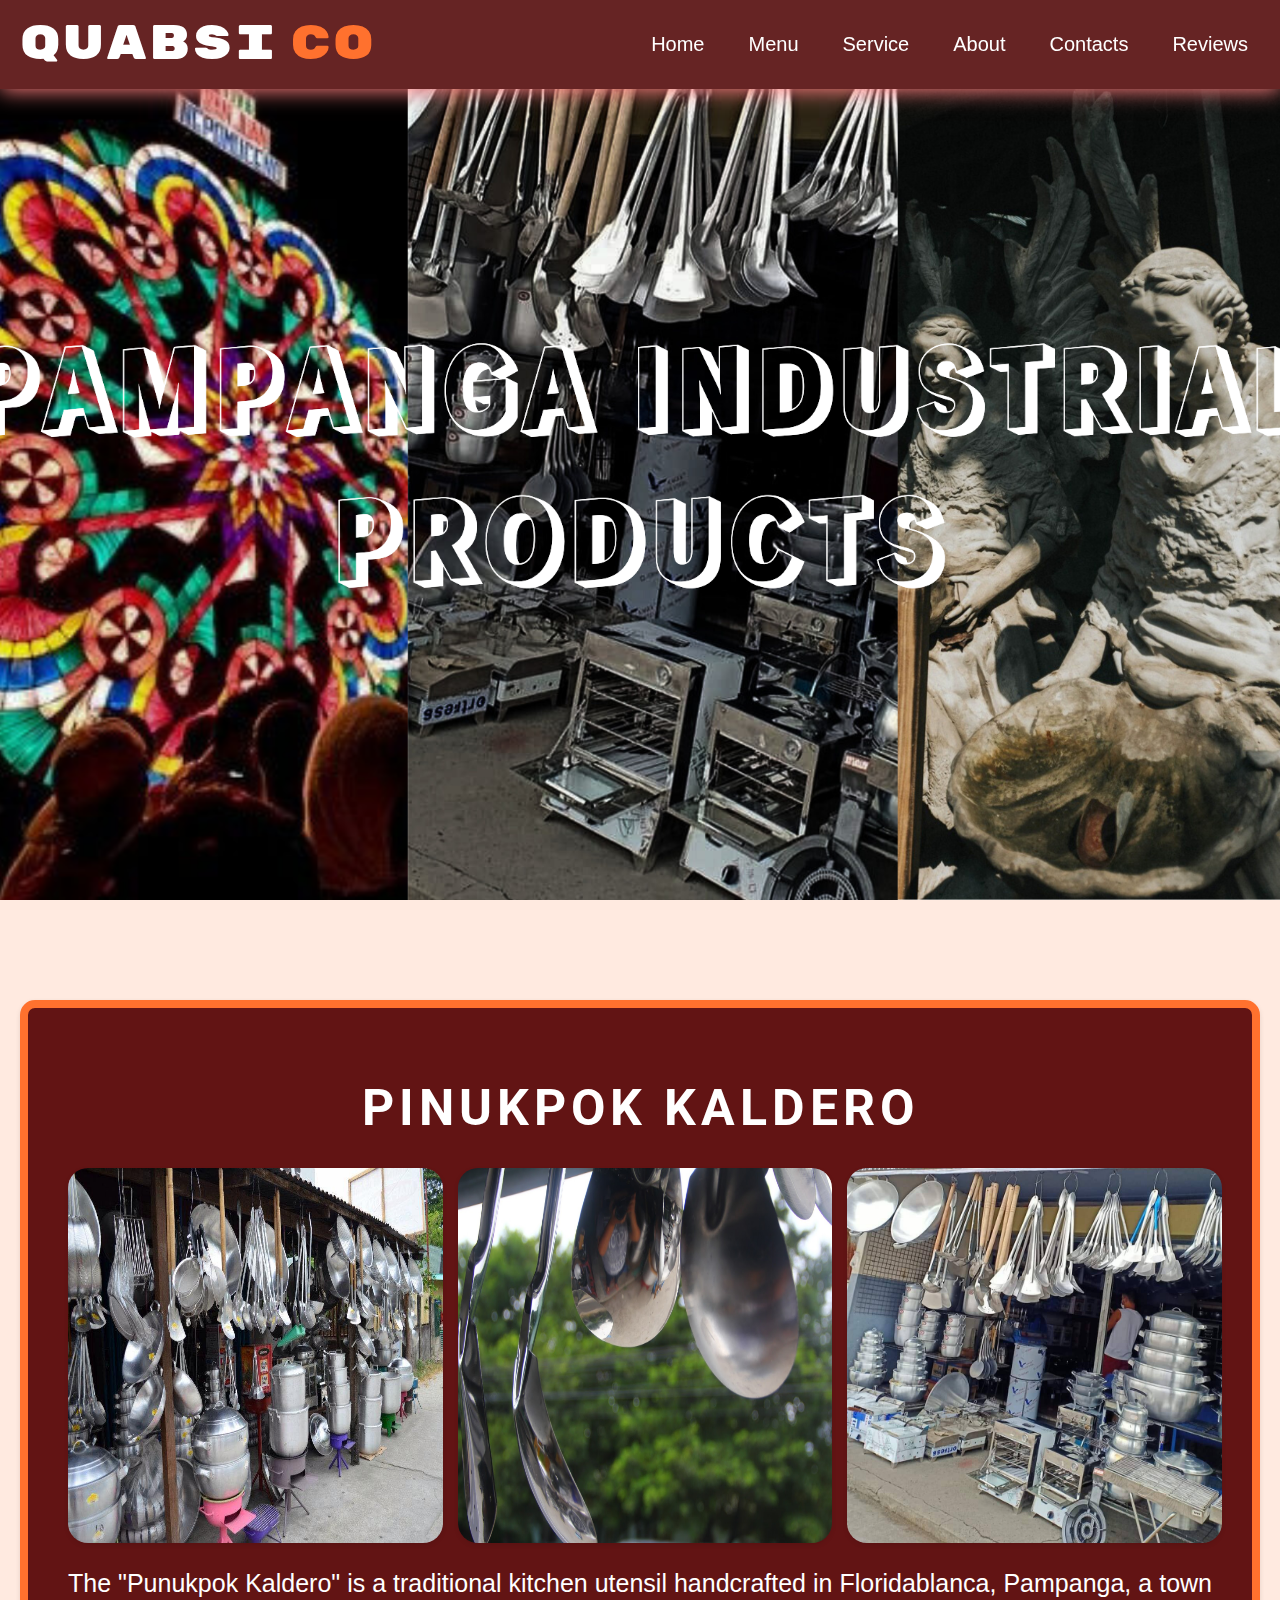
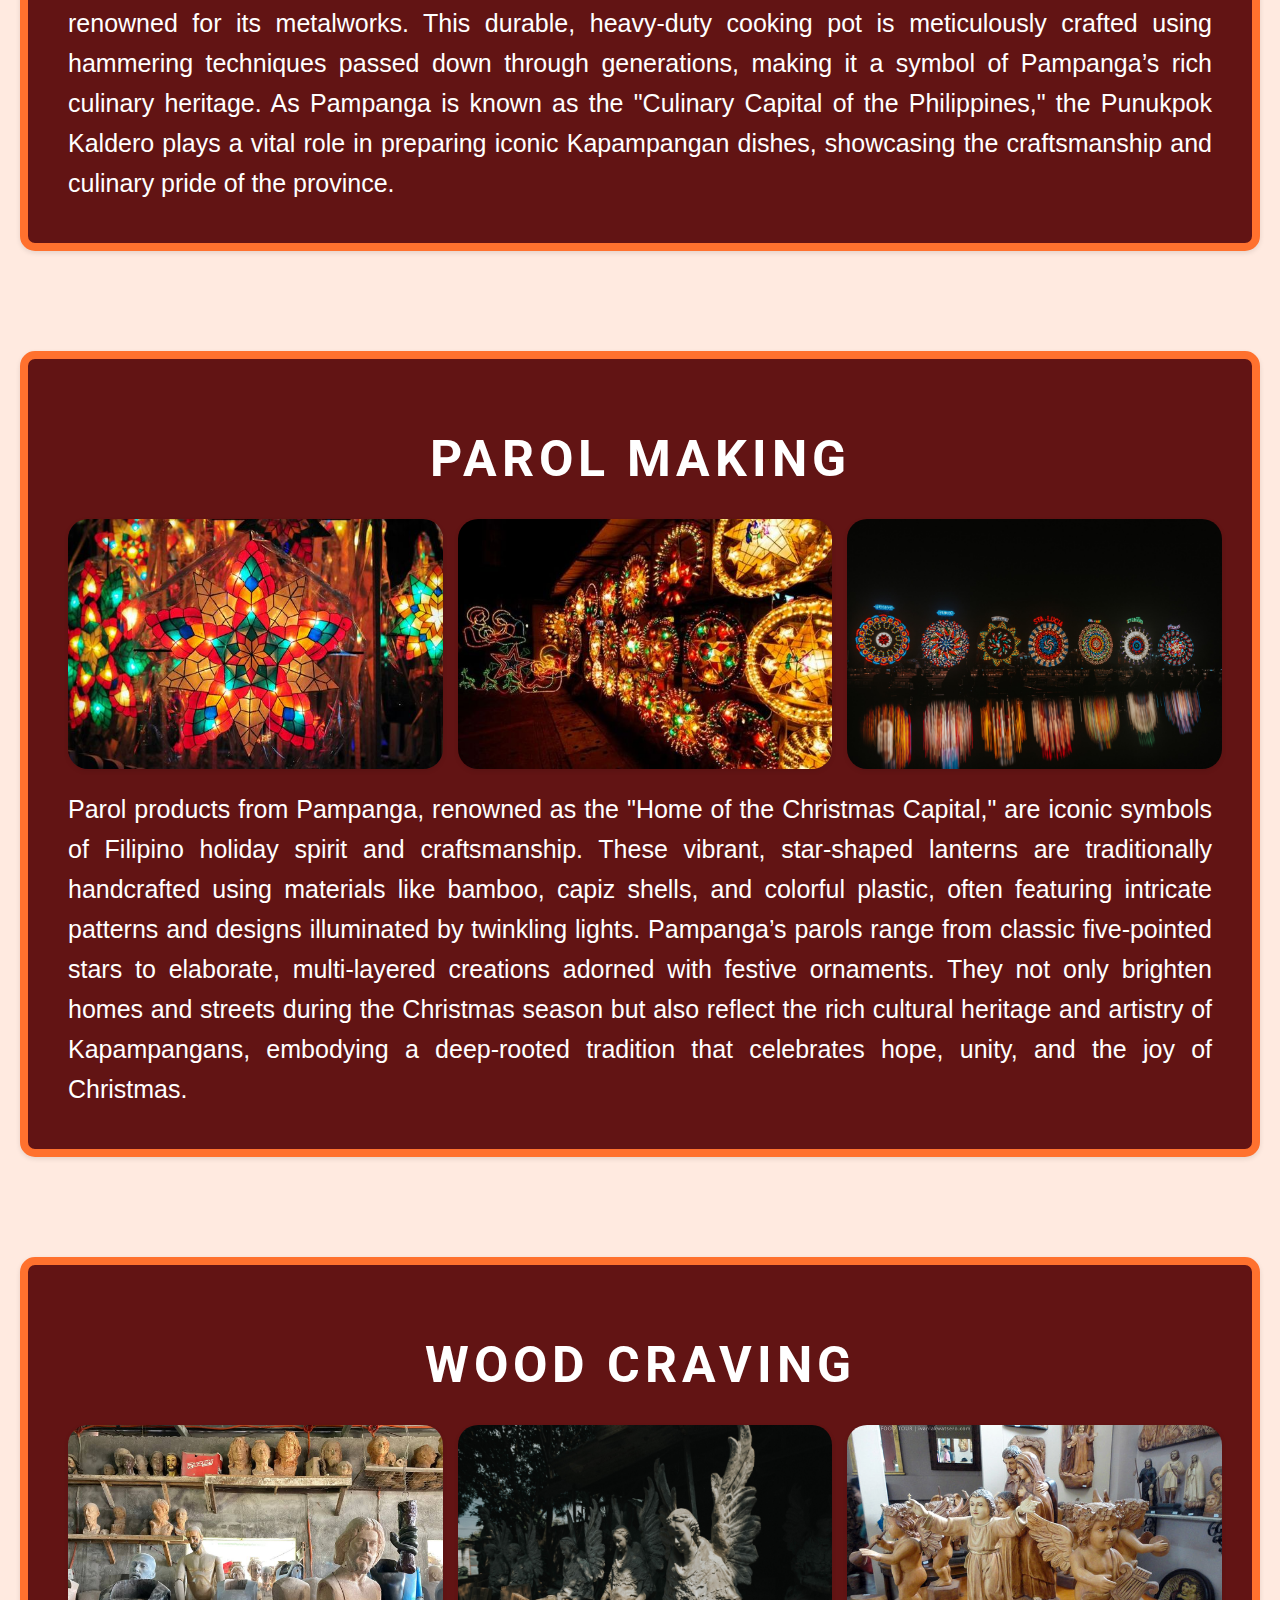
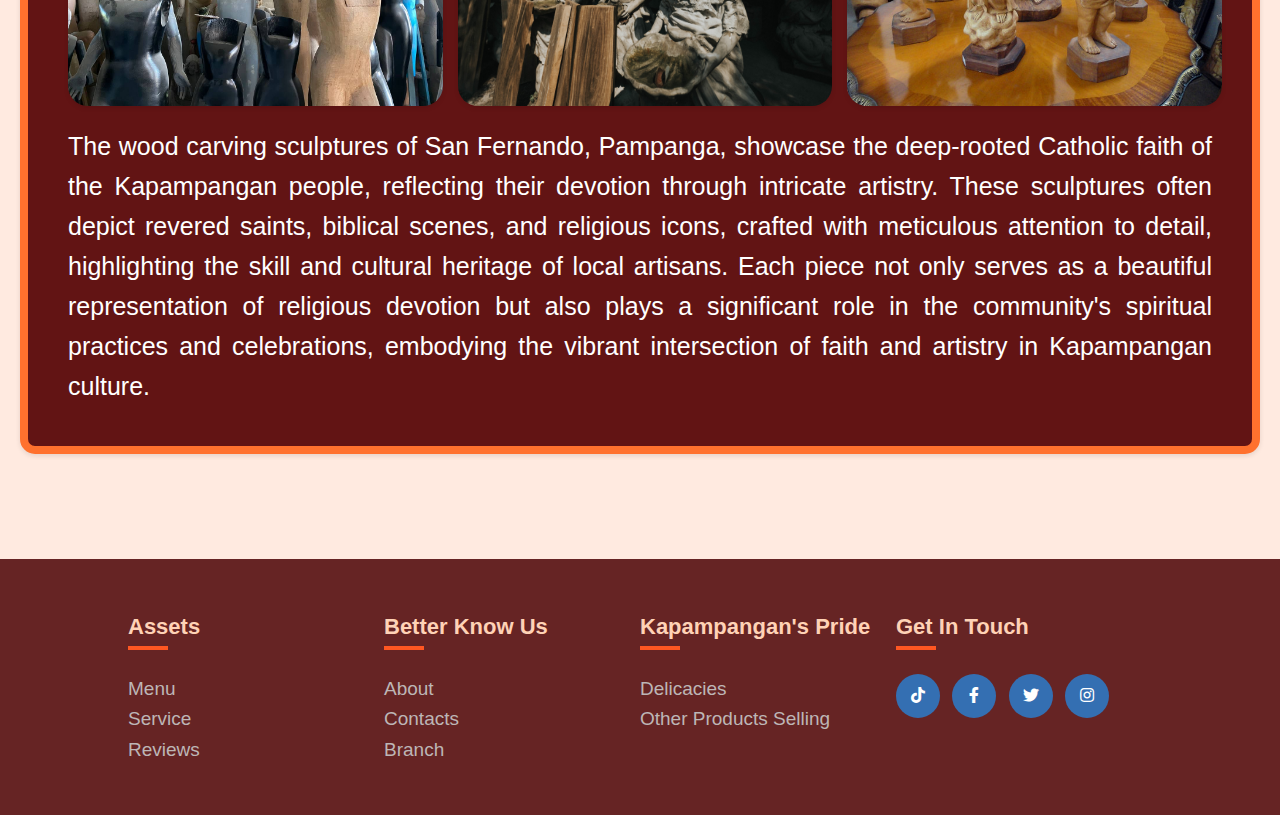
<file: otherproducts.html>
<!DOCTYPE html>
<html lang="en">
<head>
    <link rel="shorcut icon" href="Assets/QClogo.png" type="logo-icon">
    <meta charset="UTF-8">
    <meta http-equiv="X-UA-Compatible" content="IE=edge">
    <link rel="stylesheet" href="otherproducts.css">
    <meta name="viewport" content="width=device-width, initial-scale=1.0">
    <link rel="stylesheet" href="https://cdnjs.cloudflare.com/ajax/libs/font-awesome/5.15.3/css/all.min.css"/>
    <link href="https://fonts.googleapis.com/css2?family=Rubik+Mono+One&display=swap" rel="stylesheet">
    <link href="https://fonts.googleapis.com/css2?family=Bebas+Neue&family=Roboto:ital,wght@0,100;0,300;0,400;0,500;0,700;0,900;1,100;1,300;1,400;1,500;1,700;1,900&display=swap" rel="stylesheet">
    <title>Quabsi Co | Other Products Selling</title>
</head>
<body>
    <header>
        <div class="nav">
            <div class="logo"><h1>Quabsi <b>Co</b></h1></div>
            <nav>
                <ul>
                    <li><a class="active" href="index.html" target="_self">Home</a></li>
                    <li><a href="menu.html" target="_self">Menu</a></li>
                    <li><a href="service.html" target="_self">Service</a></li>
                    <li><a href="about.html" target="_self">About</a></li>
                    <li><a href="contacts.html" target="_self">Contacts</a></li>
                    <li><a href="reviews.html" target="_self">Reviews</a></li>
                </ul>
            </nav>
        </div>
    </header>


    <main>
        <section class="hero">
            <img src="Kapampanganspride/otherproductherosection.png" alt="Hero image">
        </section>
        <section class="otherproducts-section">
            <h2>PINUKPOK KALDERO</h2>
            <div class="otherproducts-gallery">
                <img src="Kapampanganspride/fdkitchenutensils1.jpg" alt="kaldero">
                <img src="Kapampanganspride/fdkitchenutensils2.JPG" alt="kaldero">
                <img src="Kapampanganspride/fdkitchenutensils3.JPG" alt="kaldero">
            </div>
            <p>The "Punukpok Kaldero" is a traditional kitchen utensil handcrafted in Floridablanca, Pampanga, a town renowned for its metalworks. This durable, heavy-duty cooking pot is meticulously crafted using hammering techniques passed down through generations, making it a symbol of Pampanga’s rich culinary heritage. As Pampanga is known as the "Culinary Capital of the Philippines," the Punukpok Kaldero plays a vital role in preparing iconic Kapampangan dishes, showcasing the craftsmanship and culinary pride of the province.</p>
        </section>

        <section class="otherproducts-section">
            <h2>PAROL MAKING</h2>
            <div class="otherproducts-gallery">
                <img src="Kapampanganspride/parol1.jpg" alt="parol">
                <img src="Kapampanganspride/parol2.jpg" alt="parol">
                <img src="Kapampanganspride/parol3.jpg" alt="parol">
            </div>
            <p>Parol products from Pampanga, renowned as the "Home of the Christmas Capital," are iconic symbols of Filipino holiday spirit and craftsmanship. These vibrant, star-shaped lanterns are traditionally handcrafted using materials like bamboo, capiz shells, and colorful plastic, often featuring intricate patterns and designs illuminated by twinkling lights. Pampanga’s parols range from classic five-pointed stars to elaborate, multi-layered creations adorned with festive ornaments. They not only brighten homes and streets during the Christmas season but also reflect the rich cultural heritage and artistry of Kapampangans, embodying a deep-rooted tradition that celebrates hope, unity, and the joy of Christmas.</p>
        </section>

        <section class="otherproducts-section">
            <h2>WOOD CRAVING</h2>
            <div class="otherproducts-gallery">
                <img src="Kapampanganspride/sculptor1.jpeg" alt="tamales">
                <img src="Kapampanganspride/sculptor2.jpg" alt="lelotbalatong">
                <img src="Kapampanganspride/sculptor3.jpg" alt="kalamaykapit">
            </div>
            <p>The wood carving sculptures of San Fernando, Pampanga, showcase the deep-rooted Catholic faith of the Kapampangan people, reflecting their devotion through intricate artistry. These sculptures often depict revered saints, biblical scenes, and religious icons, crafted with meticulous attention to detail, highlighting the skill and cultural heritage of local artisans. Each piece not only serves as a beautiful representation of religious devotion but also plays a significant role in the community's spiritual practices and celebrations, embodying the vibrant intersection of faith and artistry in Kapampangan culture.</p>
        </section>
    </main>
    
    <!---Footer---->
    <footer>
        <div class="footer-col">
            <h4><b>Assets</b></h4>
            <ul>
                <li><a href="menu.html">Menu</a></li>
                <li><a href="service.html">Service</a></li>
                <li><a href="reviews.html">Reviews</a></li>
            </ul>
        </div>
        <div class="footer-col">
            <h4><b>Better Know Us</b></h4>
            <ul>
                <li><a href="about.html">About</a></li>
                <li><a href="contacts.html">Contacts</a></li>
                <li><a href="branch.html">Branch</a></li>
            </ul>
        </div>
        <div class="footer-col">
            <h4><b>Kapampangan's Pride</b></h4>
            <ul>
                <li><a href="delicacies.html">Delicacies</a></li>
                <li><a href="otherproducts.html">Other Products Selling</a></li>
            </ul>
        </div>
        <div class="footer-col">
            <h4><b>Get in touch</b></h4>
            <div class="links">
                <a href="https://www.tiktok.com/@camillecolmenares1/video/7256745722106760453?q=catering&t=1726329788294" target="_blank" class="icon tiktok"><i class="fab fa-tiktok"></i></a>
                <a href="https://www.facebook.com/quabsico" target="_blank" class="icon facebook"><i class="fab fa-facebook-f"></i></a>
                <a href="https://x.com/home"  target="_blank" class="icon twitter"><i class="fab fa-twitter"></i></a>
                <a href="https://www.instagram.com/quabsico/" target="_blank" class="instagram"><i class="fab fa-instagram"></i></a>
            </div>
        </div>
    </footer>
</body>
</html>
</file>
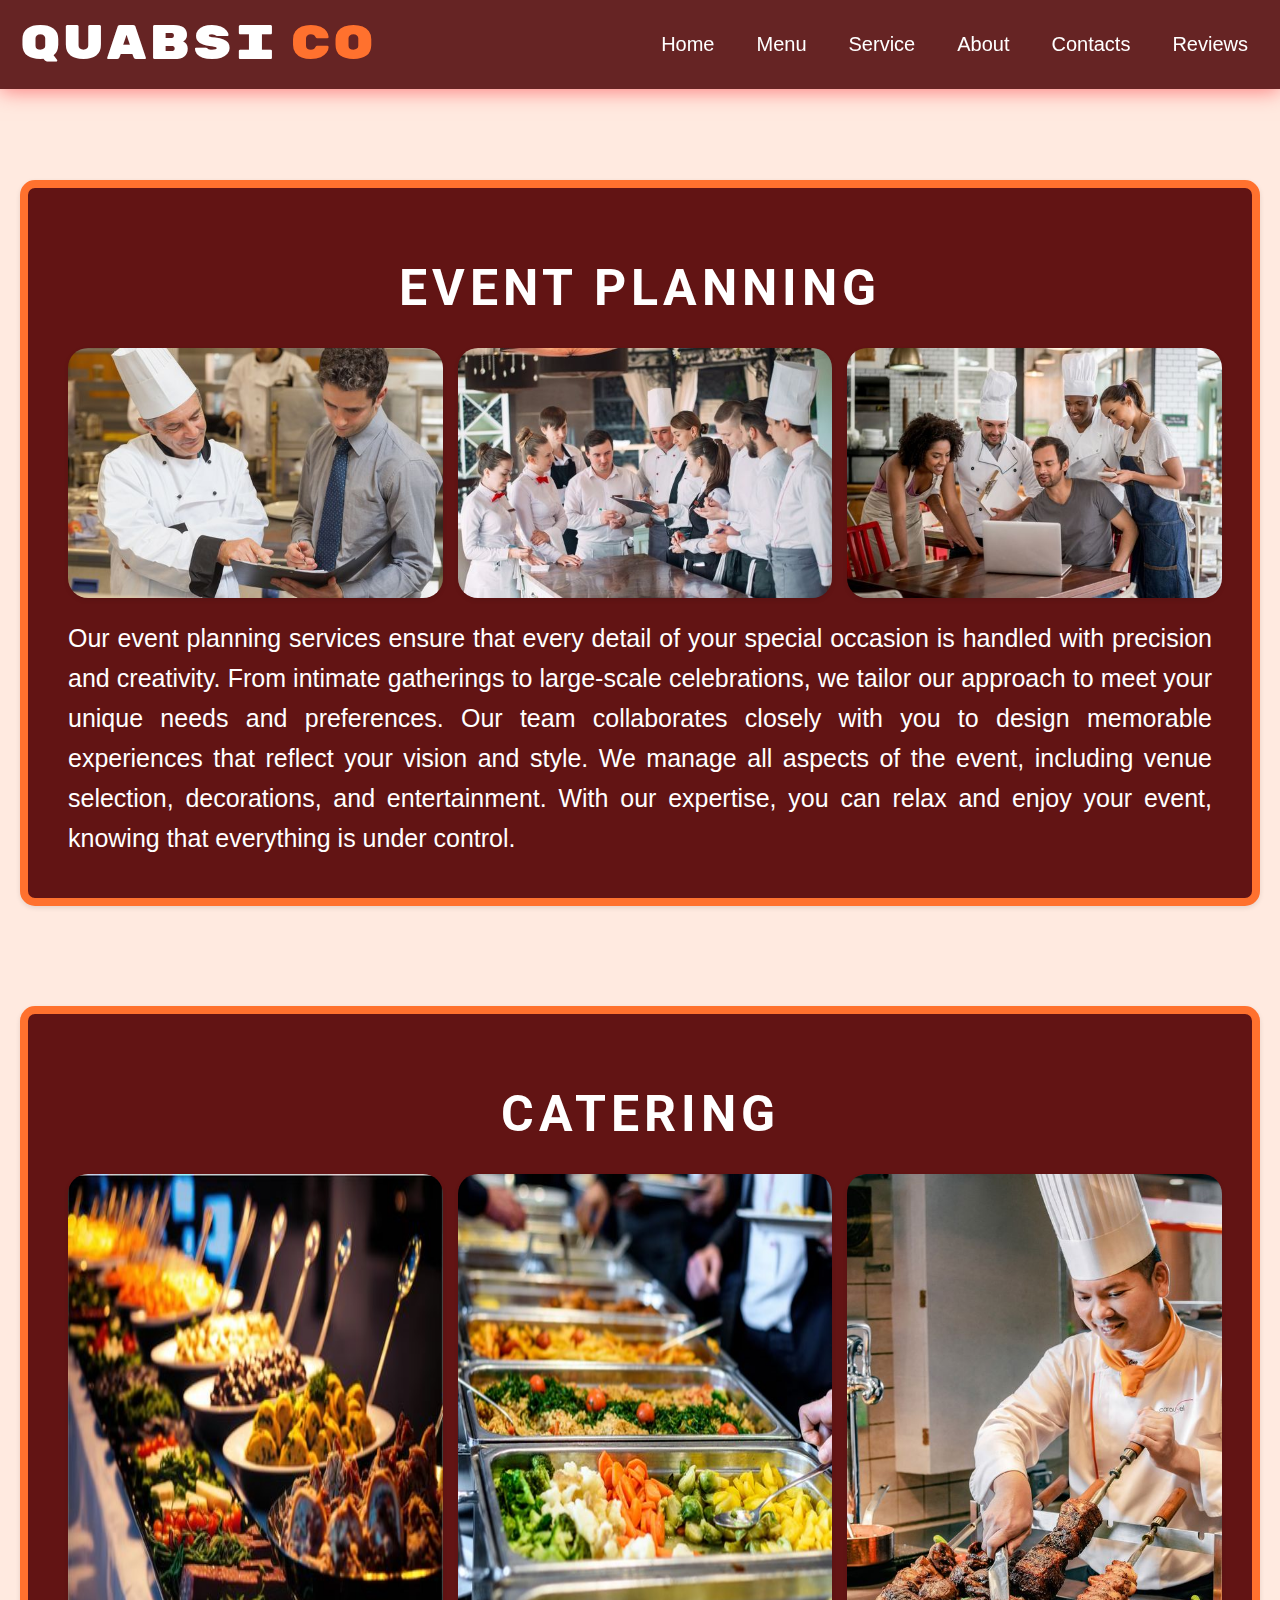
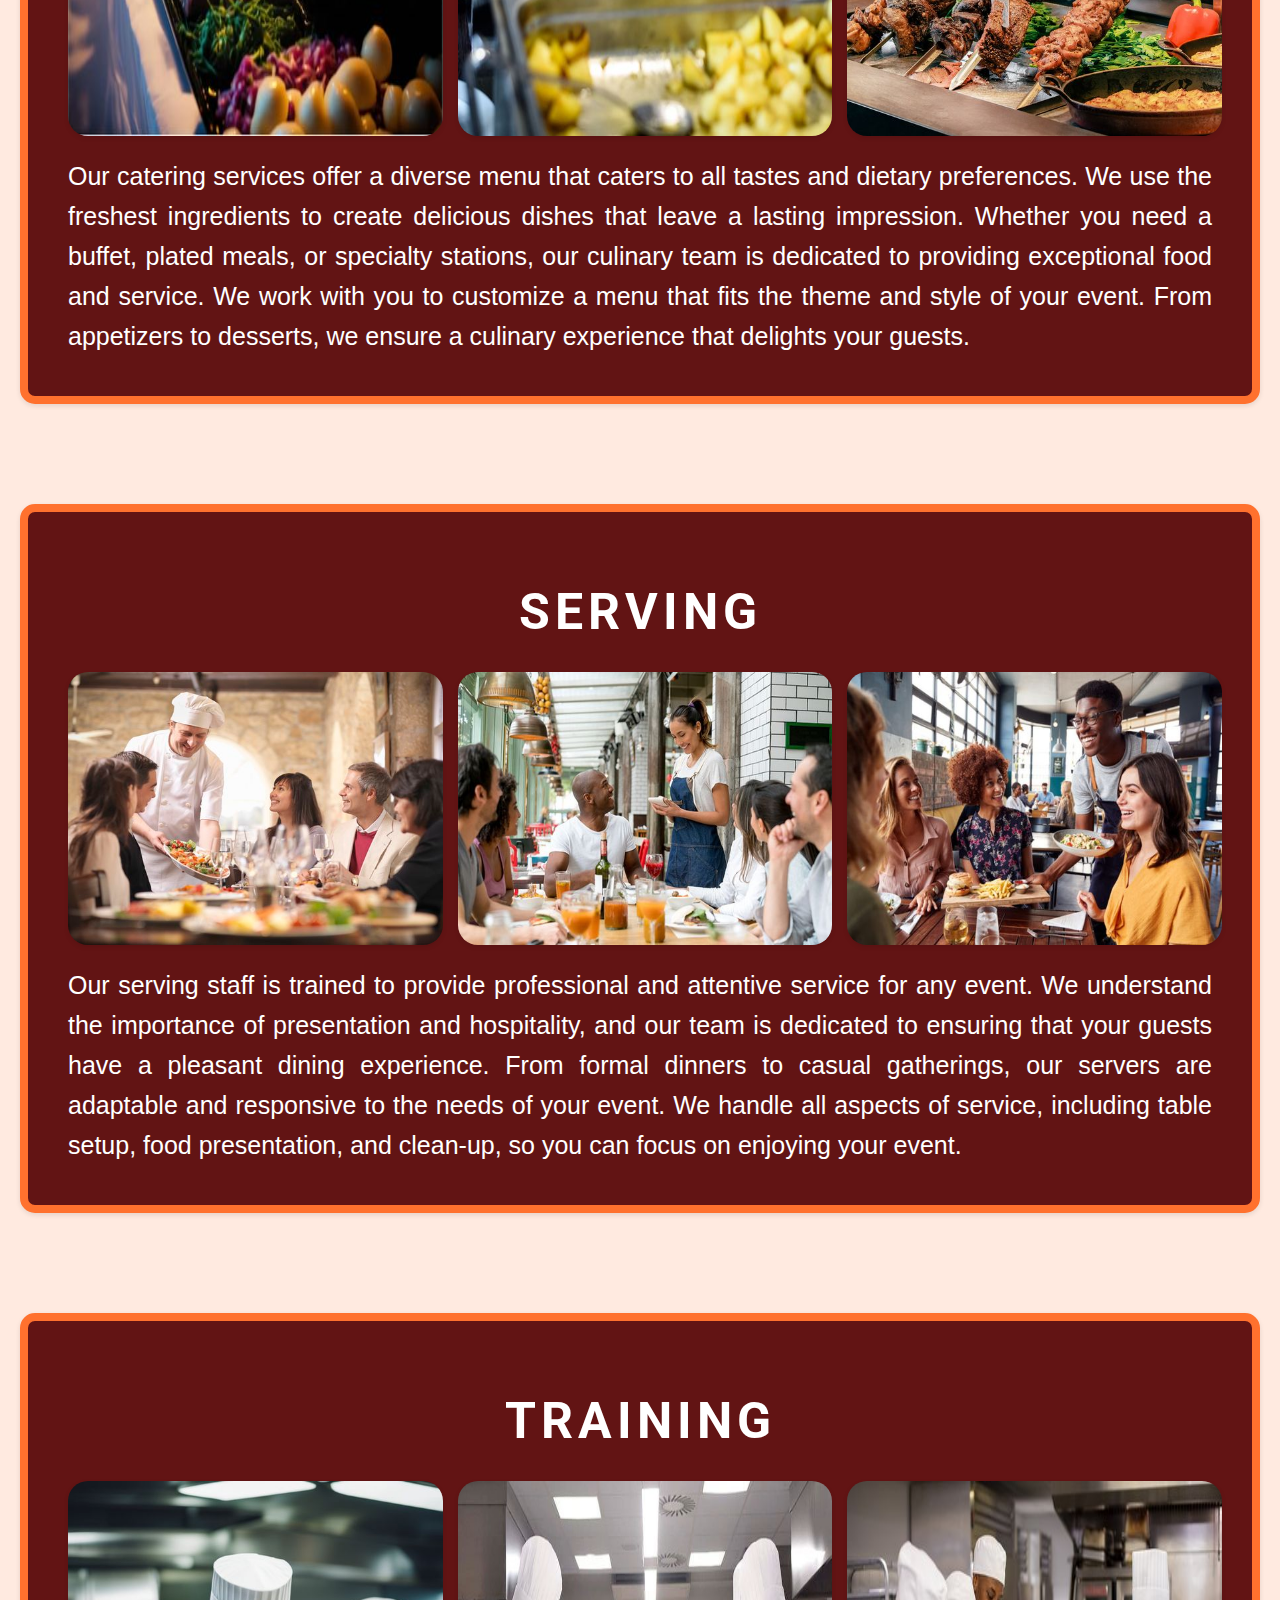
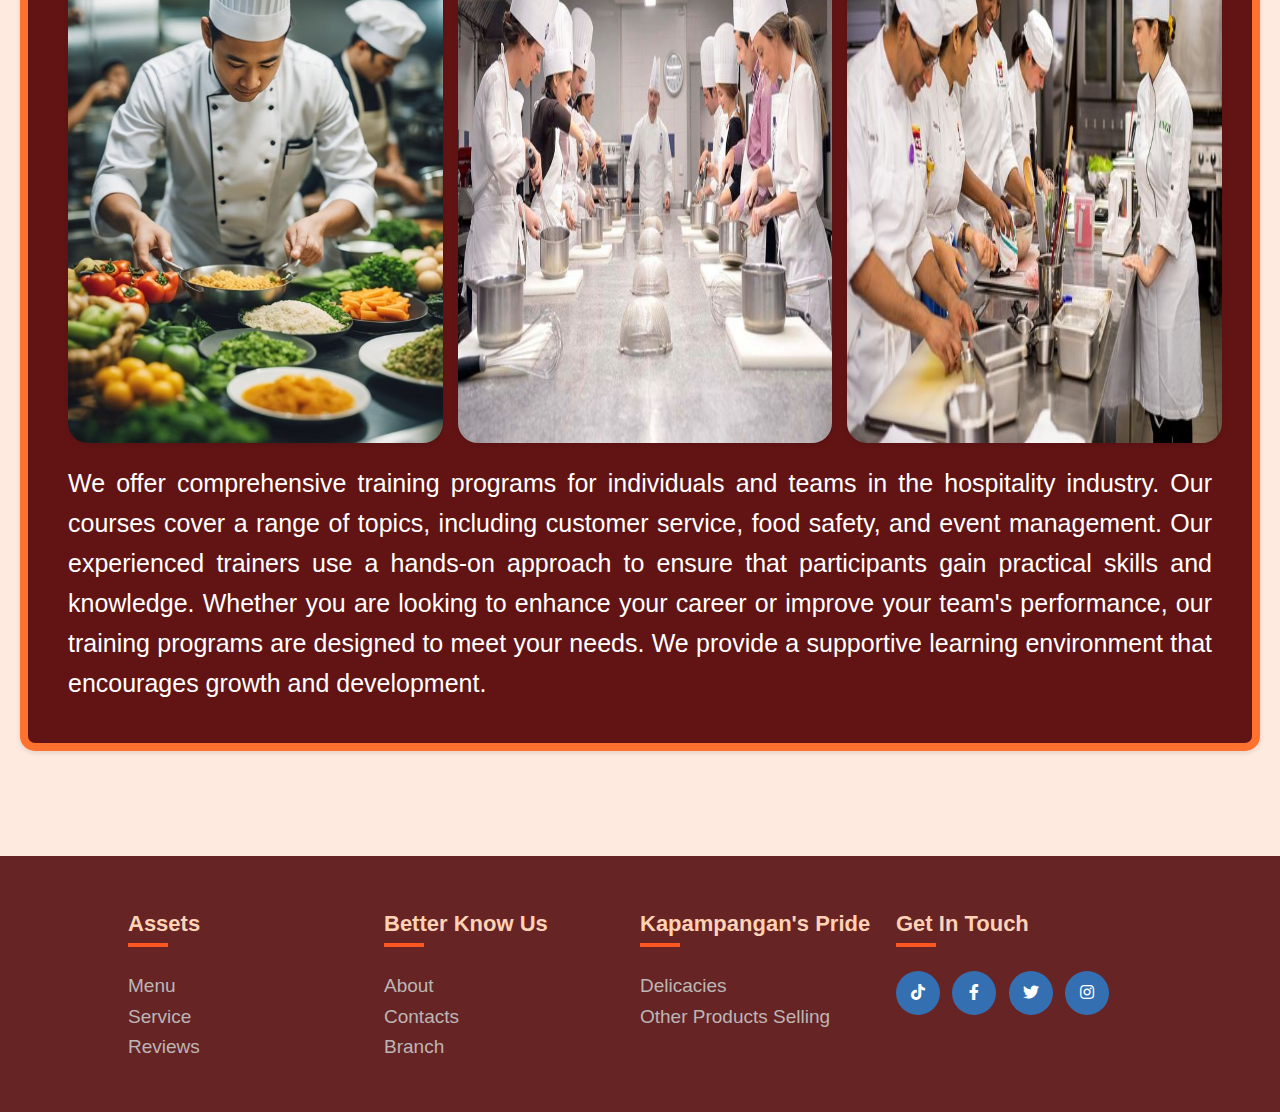
<file: service.html>
<!DOCTYPE html>
<html lang="en">
<head>
    <link rel="shorcut icon" href="Assets/QClogo.png" type="logo-icon">
    <meta charset="UTF-8">
    <meta http-equiv="X-UA-Compatible" content="IE=edge">
    <link rel="stylesheet" href="service.css">
    <meta name="viewport" content="width=device-width, initial-scale=1.0">
    <link rel="stylesheet" href="https://cdnjs.cloudflare.com/ajax/libs/font-awesome/5.15.3/css/all.min.css"/>
    <link href="https://fonts.googleapis.com/css2?family=Rubik+Mono+One&display=swap" rel="stylesheet">
    <link href="https://fonts.googleapis.com/css2?family=Bebas+Neue&family=Roboto:ital,wght@0,100;0,300;0,400;0,500;0,700;0,900;1,100;1,300;1,400;1,500;1,700;1,900&display=swap" rel="stylesheet">
    <title>Quabsi Co | Service</title>
</head>
<body>
    <header>
        <div class="nav">
            <div class="logo"><h1>Quabsi <b>Co</b></h1></div>
            <nav>
                <ul>
                    <li><a class="active" href="index.html" target="_self">Home</a></li>
                    <li><a href="menu.html" target="_self">Menu</a></li>
                    <li><a href="service.html" target="_self">Service</a></li>
                    <li><a href="about.html" target="_self">About</a></li>
                    <li><a href="contacts.html" target="_self">Contacts</a></li>
                    <li><a href="reviews.html" target="_self">Reviews</a></li>
                </ul>
            </nav>
        </div>
    </header>


    <main>
        <section class="service-section">
            <h2>EVENT PLANNING</h2>

            <div class="image-gallery">
                <img src="Assets/eventplanning1.jpg" alt="Event Planning 1">
                <img src="Assets/eventplanning2.jpg" alt="Event Planning 2">
                <img src="Assets/eventplanning3.jpg" alt="Event Planning 3">
            </div>
            <p>Our event planning services ensure that every detail of your special occasion is handled with precision and creativity. From intimate gatherings to large-scale celebrations, we tailor our approach to meet your unique needs and preferences. Our team collaborates closely with you to design memorable experiences that reflect your vision and style. We manage all aspects of the event, including venue selection, decorations, and entertainment. With our expertise, you can relax and enjoy your event, knowing that everything is under control.</p>
        </section>

        <section class="service-section">
            <h2>CATERING</h2>
            <div class="image-gallery">
                <img src="Assets/catering1.jpg" alt="Catering 1">
                <img src="Assets/catering2.jpg" alt="Catering 2">
                <img src="Assets/catering3.jpg" alt="Catering 3">
            </div>
            <p>Our catering services offer a diverse menu that caters to all tastes and dietary preferences. We use the freshest ingredients to create delicious dishes that leave a lasting impression. Whether you need a buffet, plated meals, or specialty stations, our culinary team is dedicated to providing exceptional food and service. We work with you to customize a menu that fits the theme and style of your event. From appetizers to desserts, we ensure a culinary experience that delights your guests.</p>
        </section>

        <section class="service-section">
            <h2>SERVING</h2>
            <div class="image-gallery">
                <img src="Assets/serving1.jpg" alt="Serving 1">
                <img src="Assets/serving2.jpg" alt="Serving 2">
                <img src="Assets/serving3.jpg" alt="Serving 3">
            </div>
            <p>Our serving staff is trained to provide professional and attentive service for any event. We understand the importance of presentation and hospitality, and our team is dedicated to ensuring that your guests have a pleasant dining experience. From formal dinners to casual gatherings, our servers are adaptable and responsive to the needs of your event. We handle all aspects of service, including table setup, food presentation, and clean-up, so you can focus on enjoying your event.</p>
        </section>

        <section class="service-section">
            <h2>TRAINING</h2>
            <div class="image-gallery">
                <img src="Assets/training1.jpg" alt="Training 1">
                <img src="Assets/training2.jpg" alt="Training 2">
                <img src="Assets/training3.jpg" alt="Training 3">
            </div>
            <p>We offer comprehensive training programs for individuals and teams in the hospitality industry. Our courses cover a range of topics, including customer service, food safety, and event management. Our experienced trainers use a hands-on approach to ensure that participants gain practical skills and knowledge. Whether you are looking to enhance your career or improve your team's performance, our training programs are designed to meet your needs. We provide a supportive learning environment that encourages growth and development.</p>
        </section>
    </main>

     <!---Footer---->
     <footer>
        <div class="footer-col">
            <h4><b>Assets</b></h4>
            <ul>
                <li><a href="menu.html">Menu</a></li>
                <li><a href="service.html">Service</a></li>
                <li><a href="reviews.html">Reviews</a></li>
            </ul>
        </div>
        <div class="footer-col">
            <h4><b>Better Know Us</b></h4>
            <ul>
                <li><a href="about.html">About</a></li>
                <li><a href="contacts.html">Contacts</a></li>
                <li><a href="branch.html">Branch</a></li>
            </ul>
        </div>
        <div class="footer-col">
            <h4><b>Kapampangan's Pride</b></h4>
            <ul>
                <li><a href="delicacies.html">Delicacies</a></li>
                <li><a href="otherproducts.html">Other Products Selling</a></li>
            </ul>
        </div>
        <div class="footer-col">
            <h4><b>Get in touch</b></h4>
            <div class="links">
                <a href="https://www.tiktok.com/@camillecolmenares1/video/7256745722106760453?q=catering&t=1726329788294" target="_blank" class="icon tiktok"><i class="fab fa-tiktok"></i></a>
                <a href="https://www.facebook.com/quabsico" target="_blank" class="icon facebook"><i class="fab fa-facebook-f"></i></a>
                <a href="https://x.com/home"  target="_blank" class="icon twitter"><i class="fab fa-twitter"></i></a>
                <a href="https://www.instagram.com/quabsico/" target="_blank" class="instagram"><i class="fab fa-instagram"></i></a>
            </div>
        </div>
    </footer>
</body>
</html>
</file>
<file: style.css>
/* INDEX - HOME PAGE */
* {
  margin: 0;
  padding: 0;
  box-sizing: border-box;
  font-family: "Rubik Mono One", monospace;
  font-family: Arial, Helvetica, sans-serif;
}


body {
  font-size: 16px;
  line-height: 1.6;
  font-family: 'Arial', sans-serif;
  background-color: #ffeae0;
  color: #333;
  margin: 0;
  padding: 20px;
}


main {
  padding: 80px 20px; /* Add padding to compensate for fixed header */
}

/* Header bar styles */
header {
  background-color: #662424;
  box-shadow: 0 2px 20px rgb(253, 124, 124);
  padding: 10px 0;
  width: 100%; 
  position: fixed; 
  top: 0;
  left: 0;
  z-index: 1000;
  font-size: 36px;
  margin-bottom: 40px;
  text-align: center;
}

.nav {
  display: flex;
  justify-content: space-between;
  align-items: center;
  padding: 0 20px;
  max-width: 1800px;
  margin: 0 auto;
}

.nav .logo {
  display: flex;
  align-items: center;
  position: relative; 
}

.nav .logo .logo-img {
  width: 90px; 
  height: auto;
  margin-left: 10px; 
  animation: run 5s linear infinite; 
}


.menu-icon{
  display: none;
}

.menu-icon i{
  color: #fff;
  font-size: 30px;
}

/* Keyframes for running animation */
@keyframes run {
  0% {
      transform: translateX(0);
  }
  50% {
      transform: translateX(100px);
  }
  100% {
      transform: translateX(0);
  }
}

.nav .logo h1 {
  font-family: "Rubik Mono One", monospace;
  font-weight: 350;
  color: #ffff;
  margin: 0;
  font-size: 48px; 
  display: flex;
  align-items: center;
  letter-spacing: 2px;
  margin-right: 10px;
}

.nav .logo b {
  font-family: "Rubik Mono One", monospace;
  color: #FF712E; 
  font-weight: 300;
  letter-spacing: 2px;
  margin-left: 12px;
}


nav ul {
  list-style: none;
  margin: 0;
  padding: 0;
  display: flex;
}

nav ul li {
  margin-left: 20px;
}

nav ul li a {
  color: #fff;
  text-decoration: none;
  font-size: 20px; 
  font-weight: normal; 
  padding: 8px 12px;
  border-radius: 4px;
  transition: background-color 0.3s ease;
}

nav ul li a:hover {
  background-color: #ff5722;
  padding: 10px;
}


/* ====== CONTENT ======== */

.content{
  display: grid;
  grid-template-columns: 50% auto;
  gap: 30px;
  margin-top: 120px;
  align-items: center;
  justify-content: space-between;
  width: 100;
  position: relative;
  z-index: 1;
  margin-top: 120px; 
}

/* Text Content */
/* ==== Left Side =====*/

.content  .content-left{
  display: block;
  width: 100%;
}

.content .content-left .info{
  max-width: 100%;
  display: flex;
  flex-direction: column;
  margin-bottom: 35px;
  margin-left: 32px;
  

}

.content .content-left .info h2 {
  font-size: 70px;
  letter-spacing: 3px;
  font-family: Arial, Helvetica, sans-serif;
  margin-top: 5px;
  margin-bottom: 8px;
}


.content .content-left .info p {
  font-size: 20px;
  margin-bottom: 8px;
  word-spacing: 2px;
  font-family: Arial, Helvetica, sans-serif;
}

.content div{
  text-align: justify;
  text-justify: inter-word;
}


/* ====== ANIMATION ====== */
@keyframes rotate {
  0%{
      transform: rotate(0deg);
  }
  100%{
      transform: rotate(360deg);
  }
}




/* ====== RIGHT-SIDE ====== */

.content .content-right{
  display: flex;
  width: 100%;
}

.content .content-right img{
  width: 680px;
  margin-right: 80px;
  margin-left: 80px;
  margin-top: 20px;
  margin-bottom: 30px;
  height: auto;
  position: sticky;
  animation: rotate 10s linear infinite;
  position: sticky;
  top: 0; 
}




/* ====== BUTTON ====== */

.content .content-left button {
  padding: 20px 35px;
  margin-bottom: 10px;
  margin-left: 32px;
  background-color: #ff511c;
  color: #ffffff;
  border-radius: 10px;
  border: none;
  cursor: pointer;
  font-size: 20px;
  transition: all 0.3s ease;
  box-shadow: 0 4px 6px rgba(0, 0, 0, 0.1);
}

.content .content-left button:hover {
  transform: translateY(-5px);
  box-shadow: 0 8px 15px rgba(107, 106, 106, 0.2);
  background-color: #e64a19; /* Slightly darker shade on hover */
}





/* ====== POPULAR DISHES ======== */
.dishes {
  width: 100%;
  text-align: center;
  padding: 20px 0;
  margin-top: 100px;
  position: relative;
}

.dishes h1 {
  font-size: 65px;
  letter-spacing: 3px;
  font-family: "Roboto", sans-serif;
  color: #5c4e4e;
  margin-bottom: 80px;
}

.container {
  display: grid;
  grid-template-columns: repeat(auto-fit, minmax(250px, 1fr));
  gap: 20px;
  justify-content: center;
  padding: 0 20px;
}

.card {
  width: 230px;
  height: auto;
  display: block;
  position: relative;
  border-radius: 10px;
  background: #ffffff;
  outline: 4px solid #faad96;
  padding: 20px;
  margin-top: 40px;
  margin-bottom: 40px;
  margin-left: 15px;
  box-shadow: 0 4px 8px rgba(0, 0, 0, 0.1);
  transition: transform 0.2s ease;
}

.card:hover {
  transform: translateY(-5px);
  box-shadow: 0 8px 16px rgba(0, 0, 0, 0.2);
  background-color: #f6cdcd;
}

.card img {
  width: 100px;
  height: auto;
  bottom: 335px;
  left: 50px;
  object-fit: cover;
  object-position: center;
  background-repeat: no-repeat;
  position: center;
  border-radius: 50%;
  box-shadow: 0 4px 8px rgba(0, 0, 0, 0.2);
  transition: transform 0.2s ease;
}

.card img:hover {
  transform: scale(1.1);
}

.card h3 {
  font-size: 18px;
  font-weight: bold;
  margin-top: 15px;
  margin-bottom: 10px;
  color: #000000;
}

.card p {
  font-size: 14px;
  line-height: 1.5;
  color: #000000;
  text-align: justify;
  letter-spacing: 0.8px;
  font-family: Tahoma, Verdana, sans-serif;
}

.card p:last-of-type {
  font-weight: bold;
  margin-top: 20px;
  text-align: right;
}


/* Footer Section */

body {
  min-height: 100vh;
  display: flex;
  flex-direction: column;
  margin: 0;
  padding: 0;
}


footer {
  display: flex;
  flex-wrap: wrap;
  background-color:  #662424;
  width: 105%;
  padding: 50px 10%;
  box-sizing: border-box;
  margin-top: auto;
}

ul{
  list-style: none;
}

.footer-col{
  width: 25%;
}

.footer-col h4{
  position: relative;
  margin-bottom: 30px;
  font-weight: 400;
  font-size: 22px;
  color: #ffd2b6;
  text-transform: capitalize;
}

.footer-col h4::before{
  content: '';
  position: absolute;
  left: 0;
  bottom: -6px;
  background-color: #ff5722;
  height: 4px;
  width: 40px;
}

ul li:not(:last-child){
  margin-bottom: 0;
}

ul li a{
  display: block;
  font-size: 19px;
  text-transform: capitalize;
  color: #bdb6b6;
  text-decoration: none;
  transition: 0.4s;
}

ul li a:hover{
  color: white;
  padding-left: 2px;
}

.links a{
  display: inline-block;
  height: 44px;
  width: 44px;
  color: white;
  background-color: rgba(40, 130, 214, 0.8);
  margin: 0 8px 8px 0;
  text-align: center;
  line-height: 44px;
  border-radius: 50%;
  transition: 0.4s;
}

.links a:hover{
  color: #4d4f55;
  background-color: white;
}


/* --------------MOBILE PORT-------------------- */


/* Mobile Navigation Styles */
@media screen and (max-width: 768px) {
  .hamburger {
      display: block;
      position: absolute;
      top: 20px;
      right: 20px;
      z-index: 1001;
  }

  .hamburger.active .bar:nth-child(2) {
      opacity: 0;
  }

  .hamburger.active .bar:nth-child(1) {
      transform: translateY(8px) rotate(45deg);
  }

  .hamburger.active .bar:nth-child(3) {
      transform: translateY(-8px) rotate(-45deg);
  }

  .nav-menu {
      position: fixed;
      left: -100%;
      top: 70px;
      gap: 0;
      flex-direction: column;
      background-color: #662424;
      width: 100%;
      height: calc(100vh - 70px);
      text-align: center;
      transition: 0.3s;
      padding: 20px 0;
      z-index: 1000;
  }

  .nav-menu.active {
      left: 0;
  }

  .nav-menu li {
      margin: 16px 0;
  }

  /* Adjust logo position */
  .nav .logo {
      margin-left: 20px;
  }

  /* Hide original nav when menu is active */
  .nav-menu:not(.active) {
      display: none;
  }
}

/* Responsive styles */
@media screen and (max-width: 750px) {
  /* Header and navigation */
  header {
    background-color: #662424;
    box-shadow: 0 2px 20px rgb(253, 124, 124);
    padding: 10px 0;
    width: 100%; 
    position: fixed; 
    top: 0;
    left: 0;
    z-index: 1000;
    font-size: 19px;
    margin-bottom: 10px;
    text-align: center;
  }

  
  .nav {
    flex-direction: column;
    align-items: center;
  }

  .nav .logo h1 {
    font-size: 40px;
    margin-left: 10px;
  }

  .nav .logo .logo-img {
    width: 50px;
    margin-right: 30px;
  }

  nav ul {
    flex-direction: column;
    align-items: center;
    margin-top: 50px;
  }

  nav ul li {
    margin: 2px 0;
  }

  nav ul li a {
    color: #fff;
    text-decoration: none;
    font-size: 20px; 
    font-weight: normal; 
    padding: 8px 12px;
    border-radius: 4px;
    margin-right: 25px;
    transition: background-color 0.3s ease;
  }

  nav ul li a:hover {
    background-color: #ff5722;
    padding: 10px;
  } 
}

  /* Main Content */
  @media screen and (max-width: 768px) {
    main {
      padding: 60px 30px;
    }
 /* Right content */

  .content .content-right{
    display: block;
    width: 100%;
  }
  
  .content .content-right img{
    width: 600px;
    margin-right: 80px;
    margin-left: 80px;
    margin-top: 30px;
    margin-bottom: 20px;
    height: auto;
    position: sticky;
    user-select: none;
    animation: rotate 10s linear infinite;
    position: sticky;
    top: 0; 
    z-index: 1000;
  }



  /* Left content */
  .content {
    grid-template-columns: 1fr;
    margin-top: 80px;
  }


  .content .content-left .info{
    max-width: 100%;
    display: flex;
    flex-direction: column;
    margin-bottom: 15px;
    margin-left: 20px;
  }

  .content .content-left .info h2 {
    font-size: 20px;
    margin-top: 400px;
    text-align: center;
  }

  .content .content-left .info p {
    font-size: 14px;
    letter-spacing: 0;
    margin-right: 22px;
    margin-left: 0;
    word-spacing: 1px;
    padding: 18px;
  }

  .content .content-right img {
    width: 80%;
    margin-top: 45px;
    margin-left: 50px;
  }



  .content .content-left button {
    padding: 20px 35px;
    margin-bottom: 10px;
    margin-left: 120px;
    background-color: #ff511c;
    color: #ffffff;
    border-radius: 10px;
    border: none;
    cursor: pointer;
    font-size: 20px;
    transition: all 0.3s ease;
    box-shadow: 0 4px 6px rgba(0, 0, 0, 0.1);
  }
  


  /* Popular dishes */
  .dishes h1 {
    font-size: 40px;
    margin-bottom: 40px;
  }

  .container {
    grid-template-columns: repeat(auto-fit, minmax(160px, 1fr));
  }

  .card {
    width: 100%;
    margin: 20px 0;
    padding-left: 10px;
    padding-right: 10px;
  }

  .card p {
    font-size: 13px;
    line-height: 1.5;
    color: #000000;
    text-align: justify;
    letter-spacing: 0.8px;
    font-family: Tahoma, Verdana, sans-serif;
  }
  
  .card p:last-of-type {
    font-weight: bold;
    margin-top: 20px;
    text-align: right;
  }
  

  .card:hover { 
    transform: translateY(-5px);
    box-shadow: 0 8px 16px rgba(0, 0, 0, 0.2);
    background-color: #f6cdcd;
  } 
}




/*Footer */
@media(max-width: 740px){
  footer {
    display: flex;
    flex-wrap: wrap;
    background-color:  #662424;
    width: 100%;
    padding: 50px 10%;
    box-sizing: border-box;
    margin-top: auto;
  }
  
  .footer-col{
      width: 50%;
      margin-bottom: 30px;
      text-align: center;
  }

  .footer-col h4::before{
    left: 50%;
    transform: translateX(-50%);
  }
}

@media(max-width: 555px){
  .footer-col{
      width: 100%;
  }
}
</file>
<file: about.css>
/*=========================*/
/* ABOUT PAGE */

* {
  margin: 0;
  padding: 0;
  box-sizing: border-box;
  font-family: "Rubik Mono One", monospace;
  font-family: Arial, Helvetica, sans-serif;
}


body {
  font-size: 16px;
  line-height: 1.6;
  font-family: 'Arial', sans-serif;
  background-color: #ffeae0;
  color: #333;
  margin: 0;
  padding: 20px;
}


main {
  padding: 80px 20px; /* Add padding to compensate for fixed header */
}

/* Header bar styles */
header {
  background-color: #662424;
  box-shadow: 0 2px 20px rgb(253, 124, 124);
  padding: 8px 0;
  width: 100%; 
  position: fixed; 
  top: 0;
  left: 0;
  z-index: 1000;
  font-size: 36px;
  margin-bottom: 40px;
  text-align: center;
}

.nav {
  display: flex;
  justify-content: space-between;
  align-items: center;
  padding: 0 20px;
  max-width: 1800px;
  margin: 0 auto;
}

.nav .logo {
  display: flex;
  align-items: center;
  position: relative; 
}



.nav .logo h1 {
  font-family: "Rubik Mono One", monospace;
  font-weight: 350;
  color: #ffff;
  margin: 0;
  font-size: 48px; 
  display: flex;
  align-items: center;
  letter-spacing: 2px;
  margin-right: 10px;
}

.nav .logo b {
  font-family: "Rubik Mono One", monospace;
  color: #FF712E; 
  font-weight: 300;
  letter-spacing: 2px;
  margin-left: 12px;
  
}


nav ul {
  list-style: none;
  margin: 0;
  padding: 0;
  display: flex;
}

nav ul li {
  margin-left: 20px;
}

nav ul li a {
  color: #fff;
  text-decoration: none;
  font-size: 20px; 
  font-weight: normal; 
  padding: 8px 12px;
  border-radius: 4px;
  transition: background-color 0.3s ease;
}

nav ul li a:hover {
  background-color: #ff5722;
  padding: 10px;
}


main {
    padding: 80px 20px; /* Add padding to compensate for fixed header */
  }
  
  body {
    font-family: 'Arial', sans-serif;
    background-color: #ffeae0;
    color: #333;
    margin: 0;
    padding: 20px;
  }
  
  .header {
    font-size: 36px;
    margin-bottom: 40px;
    text-align: center;
    color: #333;
  }

main {
    padding: 25px;
    max-width: 1200px;
    margin: 0 auto;
  }
  
  .employees-section,
  .profiles-section {
    margin-bottom: 25px;
    padding: 35px;
    margin-bottom: 40px;
    margin-top: 150px;
    background-color: #f9c8a9;
    border-color:  #730a0a;
    border-style: solid;
    border-width: 7px;
    border-radius: 15px;
    border-radius: 10px;
    box-shadow: 0 2px 5px rgba(0, 0, 0, 0.3);
  }
  
  .employees-section h2,
  .profiles-section h2 {
    font-family: "Roboto", sans-serif;
    letter-spacing: 6px;
    font-size: 45px;
    text-align: center;
    text-decoration: dashed;
    margin-bottom: 20px;
    color: #333;
  }
  
  .employees-section h3 {
  font-family: "Roboto", sans-serif;
  font-size: 25px;
  letter-spacing: 3px;
  text-align: center;
  }
  .employees-section p {
    text-align: justify;
    margin-top: 10px;
    line-height: 1.5;
  }
  
  .employee-gallery {
    display: flex;
    flex-wrap: wrap;
    gap: 20px;
  }
  
  .employee-card {
    flex: 1 1 calc(33.333% - 20px);
    border-width: 4px;
    background-color:#efb6ae;
    border-color:  #730a0a;
    border-style: solid;
    color: #333;
    padding: 20px;
    border-radius: 10px;
    box-shadow: 0 2px 5px rgba(0, 0, 0, 0.3);
  }
  
  
  .employee-card img {
    width: 100%;
    border-radius: 10px;
    margin-bottom: 10px;
  }
  
  .employee-card img:hover{
  transform: scale(1.2);
  }
  
  
  .profiles-section .profile-card {
    flex: 1 1 calc(50% - 20px);
    background-color:#621414;
    border-color: #FF712E; 
    border-style: solid;
    border-width: 6px;
    color: #333;
    padding: 20px;
    border-radius: 10px;
    margin-bottom: 12px;
    margin-top: 15px;
    box-shadow: 0 2px 5px rgba(0, 0, 0, 0.3);
    text-align: center;
  }
  
  .profiles-section .profile-card .profile-photo img {
    width: 180px;
    height: 180px;
    border-radius: 50%;
    margin-bottom: 10px;
    border: 5px solid #FF712E;
  }
  
  .profiles-section .profile-card h3 {
    font-size: 20px;
    margin-bottom: 10px;
    color: #FF712E;
    
  }
  
  .profiles-section .profile-card h4 {
    font-size: 18px;
    margin-bottom: 10px;
    color: #ffffff;
  }
  
  .profiles-section .profile-card p {
    font-size: 16px;
    line-height: 1.6;
    color: #ffffff;
  
  }
  
  .profile-photo:hover {
  transform: scale(1.05);
  }





/* Footer Section */

body {
  min-height: 100vh;
  display: flex;
  flex-direction: column;
  margin: 0;
  padding: 0;
}


footer {
  display: flex;
  flex-wrap: wrap;
  background-color:  #662424;
  width: 100%;
  padding: 50px 10%;
  box-sizing: border-box;
  margin-top: auto;
}

ul{
  list-style: none;
}

.footer-col{
  width: 25%;
}

.footer-col h4{
  position: relative;
  margin-bottom: 30px;
  font-weight: 400;
  font-size: 22px;
  color: #ffd2b6;
  text-transform: capitalize;
}

.footer-col h4::before{
  content: '';
  position: absolute;
  left: 0;
  bottom: -6px;
  background-color: #ff5722;
  height: 4px;
  width: 40px;
}

ul li:not(:last-child){
  margin-bottom: 0;
}

ul li a{
  display: block;
  font-size: 19px;
  text-transform: capitalize;
  color: #bdb6b6;
  text-decoration: none;
  transition: 0.4s;
}

ul li a:hover{
  color: white;
  padding-left: 2px;
}

.links a{
  display: inline-block;
  height: 44px;
  width: 44px;
  color: white;
  background-color: rgba(40, 130, 214, 0.8);
  margin: 0 8px 8px 0;
  text-align: center;
  line-height: 44px;
  border-radius: 50%;
  transition: 0.4s;
}

.links a:hover{
  color: #4d4f55;
  background-color: white;
}





/* --------------MOBILE PORT-------------------- */

/* Responsive styles */
@media screen and (max-width: 750px) {
  /* Header and navigation */
  header {
    background-color: #662424;
    box-shadow: 0 2px 20px rgb(253, 124, 124);
    padding: 10px 0;
    width: 100%; 
    position: fixed; 
    top: 0;
    left: 0;
    z-index: 1000;
    font-size: 19px;
    margin-bottom: 10px;
    text-align: center;
  }

  
  .nav {
    flex-direction: column;
    align-items: center;
  }

  .nav .logo h1 {
    font-size: 40px;
    margin-right: 90px;
  }

  .nav .logo .logo-img {
    width: 50px;
    margin-right: 30px;
  }

  nav ul {
    flex-direction: column;
    align-items: center;
    margin-top: 50px;
  }

  nav ul li {
    margin: 2px 0;
  }

  nav ul li a {
    color: #fff;
    text-decoration: none;
    font-size: 20px; 
    font-weight: normal; 
    padding: 8px 12px;
    border-radius: 4px;
    transition: background-color 0.3s ease;
  }

  nav ul li a:hover {
    background-color: #ff5722;
    padding: 10px;
  } 
}

  @media screen and (max-width: 768px) {
  /* Main Content Sections */
  main {
    padding: 60px 30px;
  }

  .employees-section,
  .profiles-section {
    margin-top: 430px;
    padding: 20px;
  }

  .employees-section h2 {
    font-size: 32px;
    letter-spacing: 3px;
  }

  /* Employee Cards */
  .employee-gallery {
    flex-direction: column;
    gap: 15px;
    padding: 10px;
  }

  .employee-card {
    flex: 1 1 100%;
    margin-bottom: 15px;
  }

  .employee-card h3 {
    font-size: 20px;
    letter-spacing: 2px;
  }

  .employee-card p {
    font-size: 14px;
  }

  .employee-card img:hover {
    transform: scale(1.1);
  }

  /* Profile Cards */
  .profiles-section .profile-card {
    flex: 1 1 100%;
    margin: 10px 0;
    padding: 15px;
  }

  .profiles-section .profile-card .profile-photo img {
    width: 150px;
    height: 150px;
  }

  .profiles-section .profile-card h3 {
    font-size: 18px;
  }

  .profiles-section .profile-card h4 {
    font-size: 16px;
  }

  .profiles-section .profile-card p {
    font-size: 14px;
    text-align: justify;
  } 
}




/*Footer */
@media(max-width: 740px){
  footer {
    display: flex;
    flex-wrap: wrap;
    background-color:  #662424;
    width: 100%;
    padding: 50px 10%;
    box-sizing: border-box;
    margin-top: auto;
  }
  
  .footer-col{
      width: 50%;
      margin-bottom: 30px;
      text-align: center;
  }

  .footer-col h4::before{
    left: 50%;
    transform: translateX(-50%);
  }
}

@media(max-width: 555px){
  .footer-col{
      width: 100%;
  }
}
</file>
<file: branch.css>
/*============================*/
/* BRANCH PAGE */

* {
    margin: 0;
    padding: 0;
    box-sizing: border-box;
    font-family: "Rubik Mono One", monospace;
    font-family: Arial, Helvetica, sans-serif;
  }
  
  
  body {
    font-size: 16px;
    line-height: 1.6;
    font-family: 'Arial', sans-serif;
    background-color: #ffeae0;
    color: #333;
    margin: 0;
    padding: 20px;
  }
  
  
  main {
    padding: 80px 20px; /* Add padding to compensate for fixed header */
  }
  
  /* Header bar styles */
  header {
    background-color: #662424;
    box-shadow: 0 2px 20px rgb(253, 124, 124);
    padding: 6px 0;
    width: 100%; 
    position: fixed; 
    top: 0;
    left: 0;
    z-index: 1000;
    font-size: 36px;
    margin-bottom: 40px;
    text-align: center;
}
  
  .nav {
    display: flex;
    justify-content: space-between;
    align-items: center;
    padding: 0 20px;
    max-width: 1800px;
    margin: 0 auto;
  }
  
  .nav .logo {
    display: flex;
    align-items: center;
    position: relative; 
  }
  
  
  
  .nav .logo h1 {
    font-family: "Rubik Mono One", monospace;
    font-weight: 350;
    color: #ffff;
    margin: 0;
    font-size: 48px; 
    display: flex;
    align-items: center;
    letter-spacing: 2px;
    margin-right: 10px;
  }
  
  .nav .logo b {
    font-family: "Rubik Mono One", monospace;
    color: #FF712E; 
    font-weight: 300;
    letter-spacing: 2px;
    margin-left: 12px;
    
  }
  
  
  nav ul {
    list-style: none;
    margin: 0;
    padding: 0;
    display: flex;
  }
  
  nav ul li {
    margin-left: 20px;
  }
  
  nav ul li a {
    color: #fff;
    text-decoration: none;
    font-size: 20px;
    font-weight: normal; 
    padding: 8px 12px;
    border-radius: 4px;
    transition: background-color 0.3s ease;
  }
  
  nav ul li a:hover {
    background-color: #ff5722;
    padding: 10px;
  }
  
  
  main {
      padding: 80px 20px; /* Add padding to compensate for fixed header */
    }
    
    body {
      font-family: 'Arial', sans-serif;
      background-color: #ffeae0;
      color: #333;
      margin: 0;
      padding: 20px;
    }
    
    .header {
      font-size: 36px;
      margin-bottom: 40px;
      text-align: center;
      color: #333;
    }




.branch-section {
    margin-top: 100px;
    margin-bottom: 25px;
    padding: 40px;
    border-color:  #FF712E; 
    border-style: solid;
    border-width: 8px;
    background-color: #621414;
    border-radius: 15px;
    box-shadow: 0 2px 5px rgba(0, 0, 0, 0.1);
}


.branch-section h2 {
    font-family: "Roboto", sans-serif;
    letter-spacing: 5px;
    font-size: 50px;
    text-align: center;
    margin-bottom: 20px;
    margin-top: 20px;
    color: #ffffff;
}

.branch-section p {
    font-size: 25px;
    line-height: 1.6;
    text-align: justify;
    color: #ffffff;
}

.branch-gallery {
    display: flex;
    gap: 15px;
    margin-bottom: 20px;
    
}

.branch-gallery img {
    width: calc(33.333% - 6.66px);
    border-radius: 20px;
    box-shadow: 0 2px 5px rgba(0, 0, 0, 0.1);
    transition: transform 0.3s ease;
    
}


.branch-gallery img:hover {
    transform: scale(1.05);
}


.storage-1 {
  font-size: 1rem;
}


/* Footer Section */

body {
  min-height: 100vh;
  display: flex;
  flex-direction: column;
  margin: 0;
  padding: 0;
}


footer {
  display: flex;
  flex-wrap: wrap;
  background-color:  #662424;
  width: 100%;
  padding: 50px 10%;
  box-sizing: border-box;
  margin-top: auto;
}

ul{
  list-style: none;
}

.footer-col{
  width: 25%;
}

.footer-col h4{
  position: relative;
  margin-bottom: 30px;
  font-weight: 400;
  font-size: 22px;
  color: #ffd2b6;
  text-transform: capitalize;
}

.footer-col h4::before{
  content: '';
  position: absolute;
  left: 0;
  bottom: -6px;
  background-color: #ff5722;
  height: 4px;
  width: 40px;
}

ul li:not(:last-child){
  margin-bottom: 0;
}

ul li a{
  display: block;
  font-size: 19px;
  text-transform: capitalize;
  color: #bdb6b6;
  text-decoration: none;
  transition: 0.4s;
}

ul li a:hover{
  color: white;
  padding-left: 2px;
}

.links a{
  display: inline-block;
  height: 44px;
  width: 44px;
  color: white;
  background-color: rgba(40, 130, 214, 0.8);
  margin: 0 8px 8px 0;
  text-align: center;
  line-height: 44px;
  border-radius: 50%;
  transition: 0.4s;
}

.links a:hover{
  color: #4d4f55;
  background-color: white;
}



/* --------------MOBILE PORT-------------------- */

/* Responsive styles */
@media screen and (max-width: 750px) {
  /* Header and navigation */
  header {
    background-color: #662424;
    box-shadow: 0 2px 20px rgb(253, 124, 124);
    padding: 10px 0;
    width: 100%; 
    position: fixed; 
    top: 0;
    left: 0;
    z-index: 1000;
    font-size: 19px;
    margin-bottom: 10px;
    text-align: center;
  }

  
  .nav {
    flex-direction: column;
    align-items: center;
  }

  .nav .logo h1 {
    font-size: 40px;
    margin-right: 90px;
  }

  .nav .logo .logo-img {
    width: 50px;
    margin-right: 30px;
  }

  nav ul {
    flex-direction: column;
    align-items: center;
    margin-top: 50px;
  }

  nav ul li {
    margin: 2px 0;
  }

  nav ul li a {
    color: #fff;
    text-decoration: none;
    font-size: 20px; 
    font-weight: normal; 
    padding: 8px 12px;
    border-radius: 4px;
    transition: background-color 0.3s ease;
  }

  nav ul li a:hover {
    background-color: #ff5722;
    padding: 10px;
  } 
}



/* Branch Section */
@media screen and (max-width: 768px) {
  .branch-section {
      margin-top: 50px;
      padding: 20px;
      border-width: 4px;
  }

  .branch-section h2 {
      font-size: 32px;
      letter-spacing: 3px;
      margin-bottom: 15px;
      margin-top: 15px;
  }

  .branch-section p {
      font-size: 16px;
      line-height: 1.5;
      text-align: left; /* Changed from justify for better mobile readability */
  }

  .branch-gallery {
      flex-direction: column;
      gap: 10px;
      margin-bottom: 15px;
  }

  .branch-gallery img {
      width: 100%;
      border-radius: 10px;
  }
}



/* Additional Responsive Improvements */
@media screen and (max-width: 480px) {
  .branch-section {
      margin-top: 400px;
      margin-bottom: 150px;
  }

  .branch-section h2 {
      font-size: 28px;
      letter-spacing: 2px;
  }

  .branch-section p {
      font-size: 16px;
      text-align: justify;
  }
}


/*Footer */
@media(max-width: 740px){
  footer {
    display: flex;
    flex-wrap: wrap;
    background-color:  #662424;
    width: 100%;
    padding: 50px 10%;
    box-sizing: border-box;
    margin-top: auto;
  }
  
  .footer-col{
      width: 50%;
      margin-bottom: 30px;
      text-align: center;
  }

  .footer-col h4::before{
    left: 50%;
    transform: translateX(-50%);
  }
}

@media(max-width: 555px){
  .footer-col{
      width: 100%;
  }
}
</file>
<file: contacts.css>
/* =======CONTACTS========  */


* {
  margin: 0;
  padding: 0;
  box-sizing: border-box;
  font-family: "Rubik Mono One", monospace;
  font-family: Arial, Helvetica, sans-serif;
}


body {
  font-size: 16px;
  line-height: 1.6;
  font-family: 'Arial', sans-serif;
  background-color: #ffeae0;
  color: #333;
  margin: 0;
  padding: 20px;
}


main {
  padding: 80px 20px; /* Add padding to compensate for fixed header */
}

/* Header bar styles */
header {
  background-color: #662424;
  box-shadow: 0 2px 20px rgb(253, 124, 124);
  padding: 8px 0;
  width: 100%; 
  position: fixed; 
  top: 0;
  left: 0;
  z-index: 1000;
  font-size: 36px;
  margin-bottom: 40px;
  text-align: center;
}

.nav {
  display: flex;
  justify-content: space-between;
  align-items: center;
  padding: 0 20px;
  max-width: 1800px;
  margin: 0 auto;
}

.nav .logo {
  display: flex;
  align-items: center;
  position: relative; 
}



.nav .logo h1 {
  font-family: "Rubik Mono One", monospace;
  font-weight: 350;
  color: #ffff;
  margin: 0;
  font-size: 48px; 
  display: flex;
  align-items: center;
  letter-spacing: 2px;
  margin-right: 10px;
}

.nav .logo b {
  font-family: "Rubik Mono One", monospace;
  color: #FF712E; 
  font-weight: 300;
  letter-spacing: 2px;
  margin-left: 12px;
  
}


nav ul {
  list-style: none;
  margin: 0;
  padding: 0;
  display: flex;
}

nav ul li {
  margin-left: 20px;
}

nav ul li a {
  color: #fff;
  text-decoration: none;
  font-size: 20px; 
  font-weight: normal; 
  padding: 8px 12px;
  border-radius: 4px;
  transition: background-color 0.3s ease;
}

nav ul li a:hover {
  background-color: #ff5722;
  padding: 10px;
}


main {
    padding: 80px 20px; /* Add padding to compensate for fixed header */
  }
  
  body {
    font-family: 'Arial', sans-serif;
    background-color: #ffeae0;
    color: #333;
    margin: 0;
    padding: 20px;
  }
  
  .header {
    font-size: 36px;
    margin-bottom: 40px;
    text-align: center;
    color: #333;
  }


/* Reservations Section Styles */

.reservations {
    margin-top: 100px;
    background-color: #fbb0a3;
    border-radius: 12px;
    border-style: solid;
    border-width: 5px;
    border-color:  #730a0a;
    padding: 90px 0;
    text-align: center;
    
    }
    
    .reservation-form {
    max-width: 500px;
    margin: 0 auto;
    background-color:#8b3939;
    padding: 30px; 
    border-radius: 15px;
    box-shadow:  0 6px 12px  rgba(0, 0, 0, 0.3);
    }
    
    .reservation-form h2 {
    color: #fff;
    font-size: 24px;
    margin-bottom: 20px;
    }
    
    .reservation-form form input,
    .reservation-form form textarea {
    display: block;
    width: calc(100% - 20px);
    padding: 10px;
    margin-bottom: 15px; 
    border-radius: 5px;
    border: none;
    background-color: #fff;
    }
    
    .reservation-form form button {
      display: inline-block;
      background-color: #f93030;
      color: #fff;
      padding: 10px 20px;
      border-radius: 10px;
      text-decoration: none;
      font-weight: bold;
      border-width: 3px;
      transition: background-color 0.3s ease;
    }
    
    .reservation-form form button:hover {
    background-color: #e60000;
    }
    
    
    /* Contact Section Styles */
    
    .contact {
      margin-top: 100px;
      margin-bottom: 180px;
      background-color: #ffd2b6;
      border-color:  #730a0a;
      border-style: solid;
      border-width: 5px;
      border-radius: 12px;
      padding: 90px 0; 
      text-align: center;
      color:#fff
    
    }
    
    .contact-container {
      max-width: 500px; 
      margin: 0 auto;
      padding: 20px; 
      background-color:#8b3939;
      border-radius: 18px; 
      box-shadow:  0 6px 12px  rgba(0, 0, 0, 0.3);
    }
    
    .contact h2 {
      font-size: 32px;
      margin-bottom: 20px;
    }
    
    
    .contact-info {
      display: flex;
      flex-direction: column;
      align-items: center;
      margin-bottom: 10px;
    }
    
    .info-item {
      margin: 10px 0;
      text-align: center;
    }
    
    .info-item a {
      color: white
    }
    
    .info-item i {
      font-size: 20px;
      margin-bottom: 2px;
    }
    
    .contact-form input,
    .contact-form textarea {
      display: block;
      width: calc(100% - 20px);
      padding: 15px;
      margin-bottom: 15px; 
      border-radius: 5px;
      border: none;
      background-color: #fff;
    }
    
    .contact-form textarea {
      resize: vertical;
    }
    
    .contact-form button {
      display: inline-block;
      background-color: #f93030;
      color: #fff;
      padding: 10px 20px;
      border-radius: 10px;
      text-decoration: none;
      font-weight: bold;
      border-width: 3px;
      transition: background-color 0.3s ease;
    }
    
    .contact-form button:hover {
      background-color: #e60000;
    }
    
    
    
    /* Find Us- Maps */
    
    .maps { 
      margin-top: 100px;
      margin-bottom: 180px;
      border-width: 5px;
      background-color:#fbb0a3;
      border-color:  #730a0a;
      border-style: solid;
      border-radius: 12px;
      padding: 45px 0; 
      text-align: center;
      color:#000000
      
    }
    
    
    .maps h2{
        font-size: 65px;
        letter-spacing: 3px;
        font-family: "Roboto", sans-serif;
        color: #5c4e4e;
        margin-bottom: 25px; 
    
    }
    
    .maps-container {
      max-width: 885px; 
      height: 525px;
      margin: 0 auto;
      padding: 12px; 
      background-color:#8b3939;
      border-radius: 18px; 
      box-shadow:  0 6px 12px  rgba(0, 0, 0, 0.3);
    }



    
    
/* Footer Section */

body {
  min-height: 100vh;
  display: flex;
  flex-direction: column;
  margin: 0;
  padding: 0;
}


footer {
  display: flex;
  flex-wrap: wrap;
  background-color:  #662424;
  width: 100%;
  padding: 50px 10%;
  box-sizing: border-box;
  margin-top: auto;
}

ul{
  list-style: none;
}

.footer-col{
  width: 25%;
}

.footer-col h4{
  position: relative;
  margin-bottom: 30px;
  font-weight: 400;
  font-size: 22px;
  color: #ffd2b6;
  text-transform: capitalize;
}

.footer-col h4::before{
  content: '';
  position: absolute;
  left: 0;
  bottom: -6px;
  background-color: #ff5722;
  height: 4px;
  width: 40px;
}

ul li:not(:last-child){
  margin-bottom: 0;
}

ul li a{
  display: block;
  font-size: 19px;
  text-transform: capitalize;
  color: #bdb6b6;
  text-decoration: none;
  transition: 0.4s;
}

ul li a:hover{
  color: white;
  padding-left: 2px;
}

.links a{
  display: inline-block;
  height: 44px;
  width: 44px;
  color: white;
  background-color: rgba(40, 130, 214, 0.8);
  margin: 0 8px 8px 0;
  text-align: center;
  line-height: 44px;
  border-radius: 50%;
  transition: 0.4s;
}

.links a:hover{
  color: #4d4f55;
  background-color: white;
}




/* --------------MOBILE PORT-------------------- */

@media screen and (max-width: 750px) {
  /* Header and navigation */
  header {
    background-color: #662424;
    box-shadow: 0 2px 20px rgb(253, 124, 124);
    padding: 10px 0;
    width: 100%; 
    position: fixed; 
    top: 0;
    left: 0;
    z-index: 1000;
    font-size: 19px;
    margin-bottom: 10px;
    text-align: center;
  }

  
  .nav {
    flex-direction: column;
    align-items: center;
  }

  .nav .logo h1 {
    font-size: 40px;
    margin-right: 90px;
  }

  .nav .logo .logo-img {
    width: 50px;
    margin-right: 30px;
  }

  nav ul {
    flex-direction: column;
    align-items: center;
    margin-top: 50px;
  }

  nav ul li {
    margin: 2px 0;
  }

  nav ul li a {
    color: #fff;
    text-decoration: none;
    font-size: 20px; 
    font-weight: normal; 
    padding: 8px 12px;
    border-radius: 4px;
    transition: background-color 0.3s ease;
  }

  nav ul li a:hover {
    background-color: #ff5722;
    padding: 10px;
  } 
}


@media screen and (max-width: 768px) {
  /* Main container adjustments */
  main {
    padding: 70px 20px;
  }

  /* Reservations Section */
  .reservations {
    margin-top: 120px;
    padding: 40px 0;
    margin-top: 380px;
  }

  .reservation-form {
    max-width: 100%;
    margin: 0 15px;
    padding: 20px;
  }

  .reservation-form form input,
  .reservation-form form textarea {
    width: 100%;
    margin-bottom: 12px;
    font-size: 16px;
  }

  .reservation-form h2 {
    font-size: 20px;
    padding-top: 10px;
  }


  

  /* Contact Section */
  .contact {
    margin-top: 60px;
    margin-bottom: 60px;
    padding: 40px 0;
  }

  .contact-container {
    max-width: 100%;
    margin: 0 15px;
    padding: 15px;
  }

  .contact h2 {
    font-size: 24px;
    padding-top: 10px;
  }

  .contact-info {
    padding: 10px;
  }

  .info-item {
    margin: 8px 0;
  }

  .info-item i {
    font-size: 18px;
  }

  .info-item p,
  .info-item a {
    font-size: 14px;
  }

  .contact-form input,
  .contact-form textarea {
    width: 100%;
    padding: 12px;
    margin-bottom: 12px;
    font-size: 16px;
  }

  /* Maps Section */
  .maps {
    margin-top: 60px;
    margin-bottom: 60px;
    padding: 30px 0;
  }

  .maps h2 {
    font-size: 24px;
    margin-bottom: 20px;
  }

  .maps-container {
    max-width: 100%;
    height: 400px;
    margin: 0 15px;
    padding: 8px;
  }

  .maps-container iframe {
    width: 100%;
    height: 100%;
  }

  /* Buttons */
  .reservation-form form button,
  .contact-form button {
    width: 100%;
    padding: 12px;
    font-size: 16px;
  }
}

/* Additional breakpoint for extra small devices */
@media screen and (max-width: 480px) {
  .reservation-form,
  .contact-container,
  .maps-container {
    margin: 0 10px;
    padding: 10px;
  }

  .maps h2 {
    font-size: 20px;
  }

  .contact-info .info-item p,
  .contact-info .info-item a {
    font-size: 13px;
  }
}





/*Footer */
@media(max-width: 740px){
  footer {
    display: flex;
    flex-wrap: wrap;
    background-color:  #662424;
    width: 100%;
    padding: 50px 10%;
    box-sizing: border-box;
    margin-top: auto;
  }
  
  .footer-col{
      width: 50%;
      margin-bottom: 30px;
      text-align: center;
  }

  .footer-col h4::before{
    left: 50%;
    transform: translateX(-50%);
  }
}

@media(max-width: 555px){
  .footer-col{
      width: 100%;
  }
}
</file>
<file: otherproducts.css>
/*============================*/
/* OTHER PRODUCTS PAGE */

* {
    margin: 0;
    padding: 0;
    box-sizing: border-box;
    font-family: "Rubik Mono One", monospace;
    font-family: Arial, Helvetica, sans-serif;
  }
  
  
  body {
    font-size: 16px;
    line-height: 1.6;
    font-family: 'Arial', sans-serif;
    background-color: #ffeae0;
    color: #333;
    margin: 0;
    padding: 20px;
  }
  
  
  main {
    padding: 80px 20px; /* Add padding to compensate for fixed header */
  }
  
  /* Header bar styles */
  header {
    background-color: #662424;
    box-shadow: 0 2px 20px rgb(253, 124, 124);
    padding: 6px 0;
    width: 100%; 
    position: fixed; 
    top: 0;
    left: 0;
    z-index: 1000;
    font-size: 36px;
    margin-bottom: 40px;
    text-align: center;
}
  
  .nav {
    display: flex;
    justify-content: space-between;
    align-items: center;
    padding: 0 20px;
    max-width: 1800px;
    margin: 0 auto;
  }
  
  .nav .logo {
    display: flex;
    align-items: center;
    position: relative; 
  }
  
  
  
  .nav .logo h1 {
    font-family: "Rubik Mono One", monospace;
    font-weight: 350;
    color: #ffff;
    margin: 0;
    font-size: 48px; 
    display: flex;
    align-items: center;
    letter-spacing: 2px;
    margin-right: 10px;
  }
  
  .nav .logo b {
    font-family: "Rubik Mono One", monospace;
    color: #FF712E; 
    font-weight: 300;
    letter-spacing: 2px;
    margin-left: 12px;
    
  }
  
  
  nav ul {
    list-style: none;
    margin: 0;
    padding: 0;
    display: flex;
  }
  
  nav ul li {
    margin-left: 20px;
  }
  
  nav ul li a {
    color: #fff;
    text-decoration: none;
    font-size: 20px;
    font-weight: normal; 
    padding: 8px 12px;
    border-radius: 4px;
    transition: background-color 0.3s ease;
  }
  
  nav ul li a:hover {
    background-color: #ff5722;
    padding: 10px;
  }
  
  
  main {
      padding: 80px 20px; /* Add padding to compensate for fixed header */
    }
    
    body {
      font-family: 'Arial', sans-serif;
      background-color: #ffeae0;
      color: #333;
      margin: 0;
      padding: 20px;
    }
    
    .header {
      font-size: 36px;
      margin-bottom: 40px;
      text-align: center;
      color: #333;
    }



/* Hero Section */
.hero {
    position: relative;
    text-align: center;
    overflow: hidden;
    width: 100vw;
    height: 100vh; /* This ensures the hero takes up the full viewport height */
    margin-left: calc(-50vw + 50%);
    margin-top: -80px; /* This offsets the hero to start behind the header */
}

.hero img {
    width: 100%;
    height: 100%;
    object-fit: cover;
    object-position: center;
}


.otherproducts-section {
    margin-top: 100px;
    margin-bottom: 25px;
    padding: 40px;
    border-color:  #FF712E; 
    border-style: solid;
    border-width: 8px;
    background-color: #621414;
    border-radius: 15px;
    box-shadow: 0 2px 5px rgba(0, 0, 0, 0.1);
}


.otherproducts-section h2 {
    font-family: "Roboto", sans-serif;
    letter-spacing: 5px;
    font-size: 50px;
    text-align: center;
    margin-bottom: 20px;
    margin-top: 20px;
    color: #ffffff;
}

.otherproducts-section p {
    font-size: 25px;
    line-height: 1.6;
    text-align: justify;
    color: #ffffff;
}

.otherproducts-gallery {
    display: flex;
    gap: 15px;
    margin-bottom: 20px;
    
}

.otherproducts-gallery img {
    width: calc(33.333% - 6.66px);
    border-radius: 20px;
    box-shadow: 0 2px 5px rgba(0, 0, 0, 0.1);
    transition: transform 0.3s ease;
    
}


.otherproducts-gallery img:hover {
    transform: scale(1.05);
}


.storage-1 {
  font-size: 1rem;
}



/* Footer Section */

body {
  min-height: 100vh;
  display: flex;
  flex-direction: column;
  margin: 0;
  padding: 0;
}


footer {
  display: flex;
  flex-wrap: wrap;
  background-color:  #662424;
  width: 100%;
  padding: 50px 10%;
  box-sizing: border-box;
  margin-top: auto;
}

ul{
  list-style: none;
}

.footer-col{
  width: 25%;
}

.footer-col h4{
  position: relative;
  margin-bottom: 30px;
  font-weight: 400;
  font-size: 22px;
  color: #ffd2b6;
  text-transform: capitalize;
}

.footer-col h4::before{
  content: '';
  position: absolute;
  left: 0;
  bottom: -6px;
  background-color: #ff5722;
  height: 4px;
  width: 40px;
}

ul li:not(:last-child){
  margin-bottom: 0;
}

ul li a{
  display: block;
  font-size: 19px;
  text-transform: capitalize;
  color: #bdb6b6;
  text-decoration: none;
  transition: 0.4s;
}

ul li a:hover{
  color: white;
  padding-left: 2px;
}

.links a{
  display: inline-block;
  height: 44px;
  width: 44px;
  color: white;
  background-color: rgba(40, 130, 214, 0.8);
  margin: 0 8px 8px 0;
  text-align: center;
  line-height: 44px;
  border-radius: 50%;
  transition: 0.4s;
}

.links a:hover{
  color: #4d4f55;
  background-color: white;
}





/* --------------MOBILE PORT-------------------- */

/* Responsive styles */
@media screen and (max-width: 750px) {
  /* Header and navigation */
  header {
    background-color: #662424;
    box-shadow: 0 2px 20px rgb(253, 124, 124);
    padding: 10px 0;
    width: 100%; 
    position: fixed; 
    top: 0;
    left: 0;
    z-index: 1000;
    font-size: 19px;
    margin-bottom: 10px;
    text-align: center;
  }

  
  .nav {
    flex-direction: column;
    align-items: center;
  }

  .nav .logo h1 {
    font-size: 40px;
    margin-right: 90px;
  }

  .nav .logo .logo-img {
    width: 50px;
    margin-right: 30px;
  }

  nav ul {
    flex-direction: column;
    align-items: center;
    margin-top: 50px;
  }

  nav ul li {
    margin: 2px 0;
  }

  nav ul li a {
    color: #fff;
    text-decoration: none;
    font-size: 20px; 
    font-weight: normal; 
    padding: 8px 12px;
    border-radius: 4px;
    transition: background-color 0.3s ease;
  }

  nav ul li a:hover {
    background-color: #ff5722;
    padding: 10px;
  } 
}


@media screen and (max-width: 768px) {
  /* Main Content Styles */
  main {
    padding: 60px 10px;
  }

  /* Hero Section */
  .hero {
    height: 30vh;
    margin-top: 350px;
    margin-left: -10px;
    margin-right: -10px;
    width: calc(100% + 20px);
  }

  .hero img {
    height: 100%;
    object-position: center;
  }

  /* Other Products Section */
  .otherproducts-section {
    margin-top: 40px;
    margin-bottom: 20px;
    padding: 20px;
    border-width: 4px;
  }

  .otherproducts-section h2 {
    font-size: 28px;
    letter-spacing: 3px;
    margin-bottom: 15px;
    margin-top: 10px;
  }

  .otherproducts-section p {
    font-size: 16px;
    line-height: 1.5;
    text-align: justify;
    padding: 0 5px;
  }

  .otherproducts-gallery {
    flex-direction: column;
    gap: 10px;
  }

  .otherproducts-gallery img {
    width: 100%;
    border-radius: 10px;
  }
}

/* Additional breakpoint for very small devices */
@media screen and (max-width: 380px) {
  /* Header adjustments */
  .nav .logo h1 {
    font-size: 28px;
  }

  nav ul li a {
    font-size: 16px;
  }

  /* Content adjustments */
  .otherproducts-section h2 {
    font-size: 24px;
    letter-spacing: 2px;
  }

  .otherproducts-section p {
    font-size: 14px;
  }

  .otherproducts-section {
    padding: 15px;
  }

  .hero {
    height: 40vh;
  }
}

/* Landscape mode adjustments */
@media screen and (max-width: 750px) and (orientation: landscape) {
  .hero {
    height: 70vh;
  }

  nav ul {
    flex-direction: row;
    flex-wrap: wrap;
    justify-content: center;
  }

  nav ul li {
    width: auto;
  }

  nav ul li a {
    padding: 8px 15px;
  }
}



/*Footer */
@media(max-width: 740px){
  footer {
    display: flex;
    flex-wrap: wrap;
    background-color:  #662424;
    width: 100%;
    padding: 50px 10%;
    box-sizing: border-box;
    margin-top: auto;
  }
  
  .footer-col{
      width: 50%;
      margin-bottom: 30px;
      text-align: center;
  }

  .footer-col h4::before{
    left: 50%;
    transform: translateX(-50%);
  }
}

@media(max-width: 555px){
  .footer-col{
      width: 100%;
  }
}
</file>
<file: service.css>
/*============================*/
/* SERVICE PAGE */

* {
    margin: 0;
    padding: 0;
    box-sizing: border-box;
    font-family: "Rubik Mono One", monospace;
    font-family: Arial, Helvetica, sans-serif;
  }
  
  
  body {
    font-size: 16px;
    line-height: 1.6;
    font-family: 'Arial', sans-serif;
    background-color: #ffeae0;
    color: #333;
    margin: 0;
    padding: 20px;
  }
  
  
  main {
    padding: 80px 20px; /* Add padding to compensate for fixed header */
  }
  
  /* Header bar styles */
  header {
    background-color: #662424;
    box-shadow: 0 2px 20px rgb(253, 124, 124);
    padding: 6px 0;
    width: 100%; 
    position: fixed; 
    top: 0;
    left: 0;
    z-index: 1000;
    font-size: 36px;
    margin-bottom: 40px;
    text-align: center;
  }
  
  .nav {
    display: flex;
    justify-content: space-between;
    align-items: center;
    padding: 0 20px;
    max-width: 1800px;
    margin: 0 auto;
  }
  
  .nav .logo {
    display: flex;
    align-items: center;
    position: relative; 
  }
  
  
  
  .nav .logo h1 {
    font-family: "Rubik Mono One", monospace;
    font-weight: 350;
    color: #ffff;
    margin: 0;
    font-size: 48px; 
    display: flex;
    align-items: center;
    letter-spacing: 2px;
    margin-right: 10px;
  }
  
  .nav .logo b {
    font-family: "Rubik Mono One", monospace;
    color: #FF712E; 
    font-weight: 300;
    letter-spacing: 2px;
    margin-left: 12px;
    
  }
  
  
  nav ul {
    list-style: none;
    margin: 0;
    padding: 0;
    display: flex;
  }
  
  nav ul li {
    margin-left: 18px;
  }
  
  nav ul li a {
    color: #fff;
    text-decoration: none;
    font-size: 20px;
    font-weight: normal; 
    padding: 8px 12px;
    border-radius: 4px;
    transition: background-color 0.3s ease;
  }
  
  nav ul li a:hover {
    background-color: #ff5722;
    padding: 8px;
  }
  
  
  main {
      padding: 80px 20px; /* Add padding to compensate for fixed header */
    }
    
    body {
      font-family: 'Arial', sans-serif;
      background-color: #ffeae0;
      color: #333;
      margin: 0;
      padding: 20px;
    }
    
    .header {
      font-size: 36px;
      margin-bottom: 40px;
      text-align: center;
      color: #333;
    }


/* Service Section */

.service-section {
    margin-top: 100px;
    margin-bottom: 25px;
    padding: 40px;
    border-color:  #FF712E; 
    border-style: solid;
    border-width: 8px;
    background-color: #621414;
    border-radius: 15px;
    box-shadow: 0 2px 5px rgba(0, 0, 0, 0.1);
}


.service-section h2 {
    font-family: "Roboto", sans-serif;
    letter-spacing: 5px;
    font-size: 50px;
    text-align: center;
    margin-bottom: 20px;
    margin-top: 20px;
    color: #ffffff;
}

.service-section p {
    font-size: 25px;
    line-height: 1.6;
    text-align: justify;
    color: #ffffff;
}

.image-gallery {
    display: flex;
    gap: 15px;
    margin-bottom: 20px;
    
}

.image-gallery img {
    width: calc(33.333% - 6.66px);
    border-radius: 20px;
    box-shadow: 0 2px 5px rgba(0, 0, 0, 0.1);
    transition: transform 0.3s ease;
    
}


.image-gallery img:hover {
    transform: scale(1.05);
}





/* Footer Section */

body {
  min-height: 100vh;
  display: flex;
  flex-direction: column;
  margin: 0;
  padding: 0;
}


footer {
  display: flex;
  flex-wrap: wrap;
  background-color:  #662424;
  width: 100%;
  padding: 50px 10%;
  box-sizing: border-box;
  margin-top: auto;
}

ul{
  list-style: none;
}

.footer-col{
  width: 25%;
}

.footer-col h4{
  position: relative;
  margin-bottom: 30px;
  font-weight: 400;
  font-size: 22px;
  color: #ffd2b6;
  text-transform: capitalize;
}

.footer-col h4::before{
  content: '';
  position: absolute;
  left: 0;
  bottom: -6px;
  background-color: #ff5722;
  height: 4px;
  width: 40px;
}

ul li:not(:last-child){
  margin-bottom: 0;
}

ul li a{
  display: block;
  font-size: 19px;
  text-transform: capitalize;
  color: #bdb6b6;
  text-decoration: none;
  transition: 0.4s;
}

ul li a:hover{
  color: white;
  padding-left: 2px;
}

.links a{
  display: inline-block;
  height: 44px;
  width: 44px;
  color: white;
  background-color: rgba(40, 130, 214, 0.8);
  margin: 0 8px 8px 0;
  text-align: center;
  line-height: 44px;
  border-radius: 50%;
  transition: 0.4s;
}

.links a:hover{
  color: #4d4f55;
  background-color: white;
}





/* --------------MOBILE PORT-------------------- */

/* Responsive styles */
@media screen and (max-width: 750px) {
  /* Header and navigation */
  header {
    background-color: #662424;
    box-shadow: 0 2px 20px rgb(253, 124, 124);
    padding: 10px 0;
    width: 100%; 
    position: fixed; 
    top: 0;
    left: 0;
    z-index: 1000;
    font-size: 19px;
    margin-bottom: 10px;
    text-align: center;
  }

  
  .nav {
    flex-direction: column;
    align-items: center;
  }

  .nav .logo h1 {
    font-size: 40px;
    margin-right: 90px;
  }

  .nav .logo .logo-img {
    width: 50px;
    margin-right: 30px;
  }

  nav ul {
    flex-direction: column;
    align-items: center;
    margin-top: 50px;
  }

  nav ul li {
    margin: 2px 0;
  }

  nav ul li a {
    color: #fff;
    text-decoration: none;
    font-size: 20px; 
    font-weight: normal; 
    padding: 8px 12px;
    border-radius: 4px;
    transition: background-color 0.3s ease;
  }

  nav ul li a:hover {
    background-color: #ff5722;
    padding: 10px;
  } 
}


/* Service Section */
@media screen and (max-width: 768px) {
  .service-section {
      margin-top: 50px;
      padding: 20px;
      border-width: 4px;
  }

  .service-section h2 {
      font-size: 32px;
      letter-spacing: 3px;
      margin-bottom: 15px;
      margin-top: 15px;
  }

  .service-section p {
      font-size: 16px;
      line-height: 1.5;
      text-align: left; /* Changed from justify for better mobile readability */
  }

  .image-gallery {
      flex-direction: column;
      gap: 10px;
      margin-bottom: 15px;
  }

  .image-gallery img {
      width: 100%;
      border-radius: 10px;
  }
}



/* Additional Responsive Improvements */
@media screen and (max-width: 480px) {
  .service-section {
      margin-top: 400px;
      margin-bottom: 150px;
  }

  .service-section h2 {
      font-size: 28px;
      letter-spacing: 2px;
  }

  .service-section p {
      font-size: 14px;
      text-align: justify;
  }
}




/*Footer */
@media(max-width: 740px){
  footer {
    display: flex;
    flex-wrap: wrap;
    background-color:  #662424;
    width: 100%;
    padding: 50px 10%;
    box-sizing: border-box;
    margin-top: auto;
  }
  
  .footer-col{
      width: 50%;
      margin-bottom: 30px;
      text-align: center;
  }

  .footer-col h4::before{
    left: 50%;
    transform: translateX(-50%);
  }
}

@media(max-width: 555px){
  .footer-col{
      width: 100%;
  }
}
</file>
